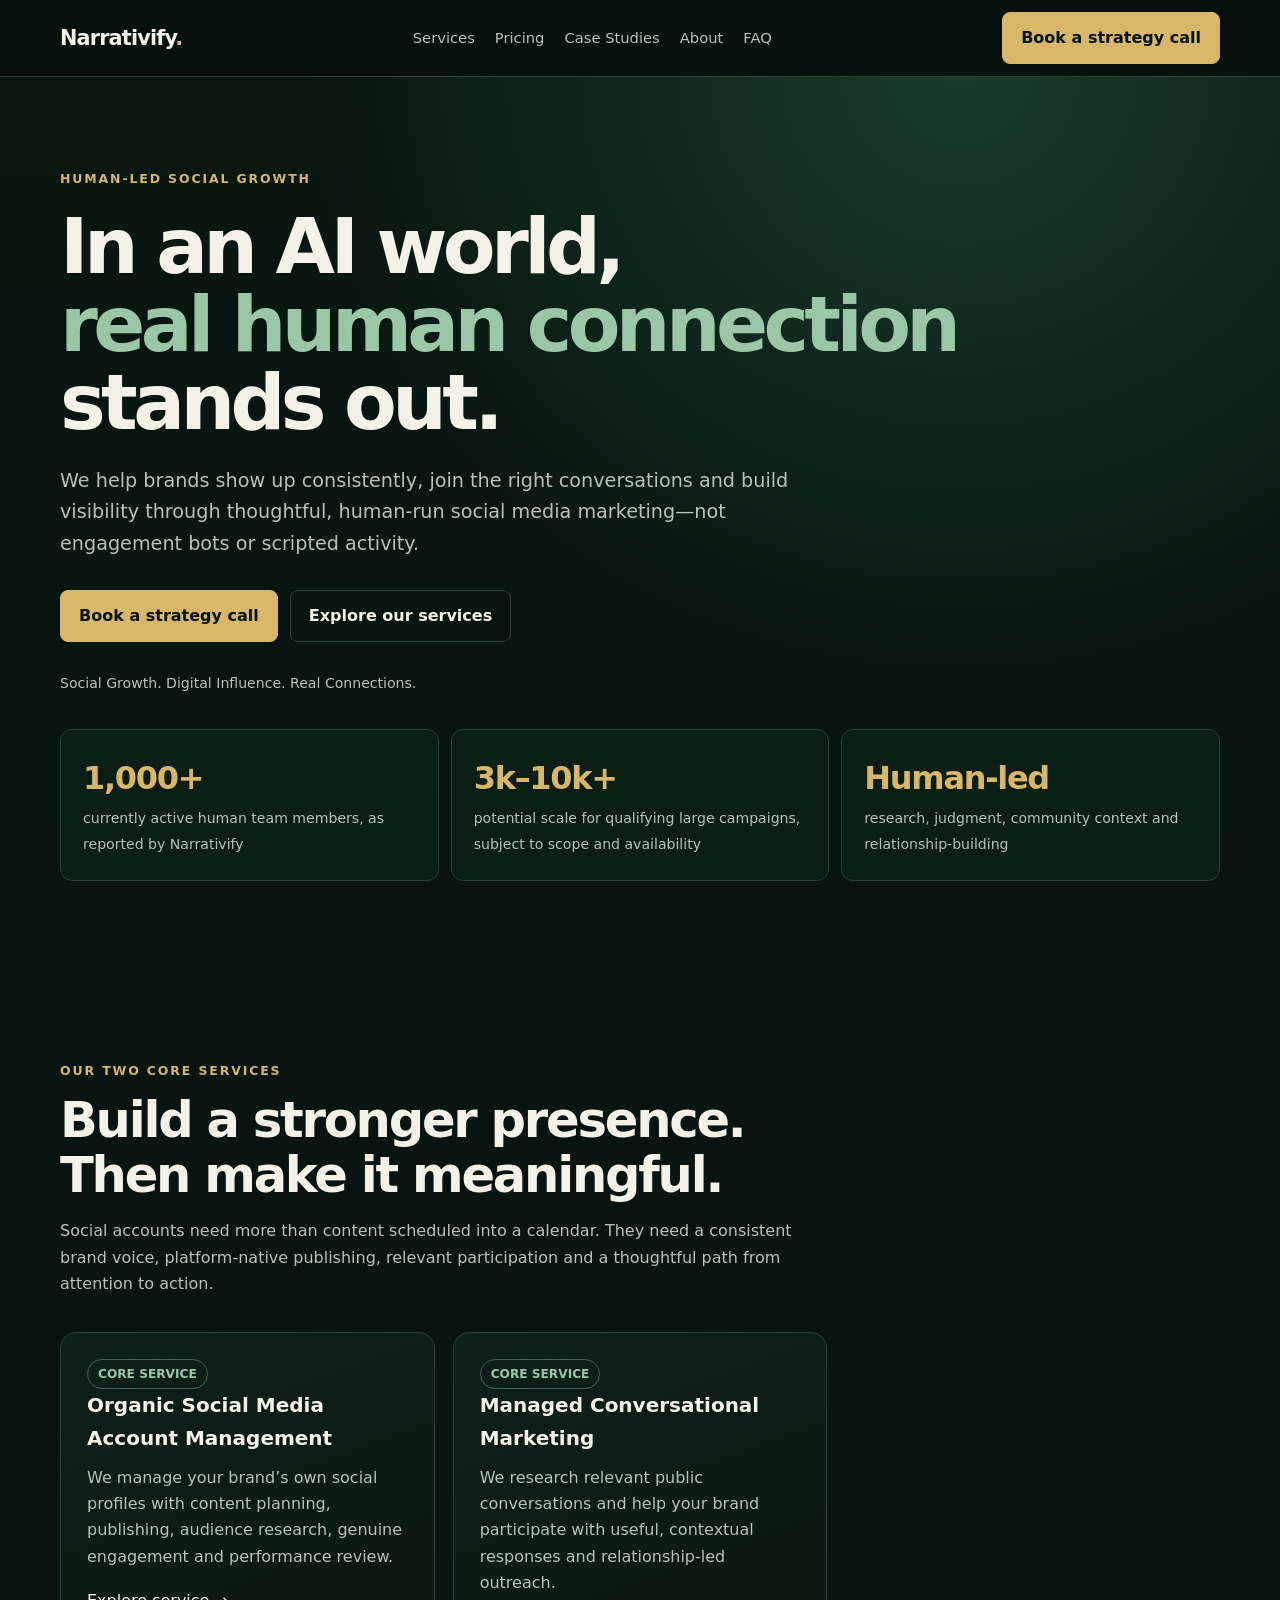
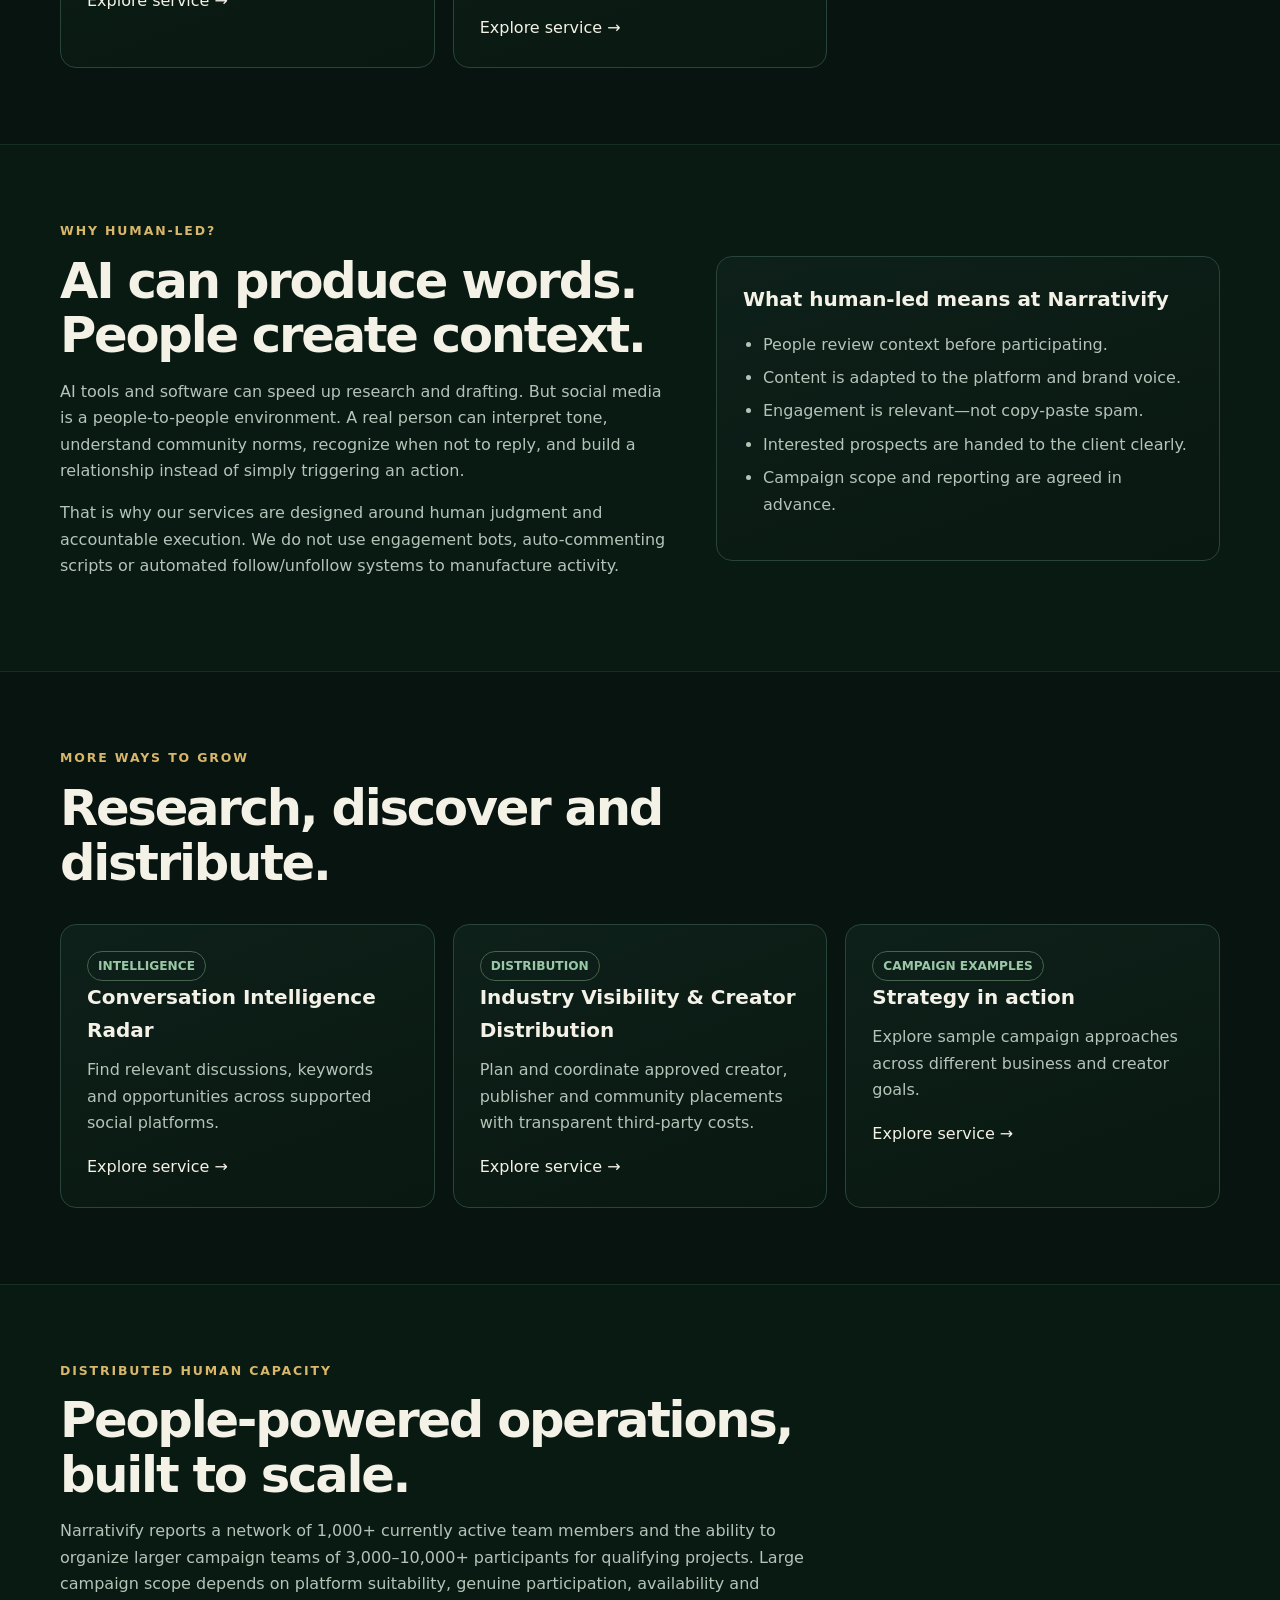
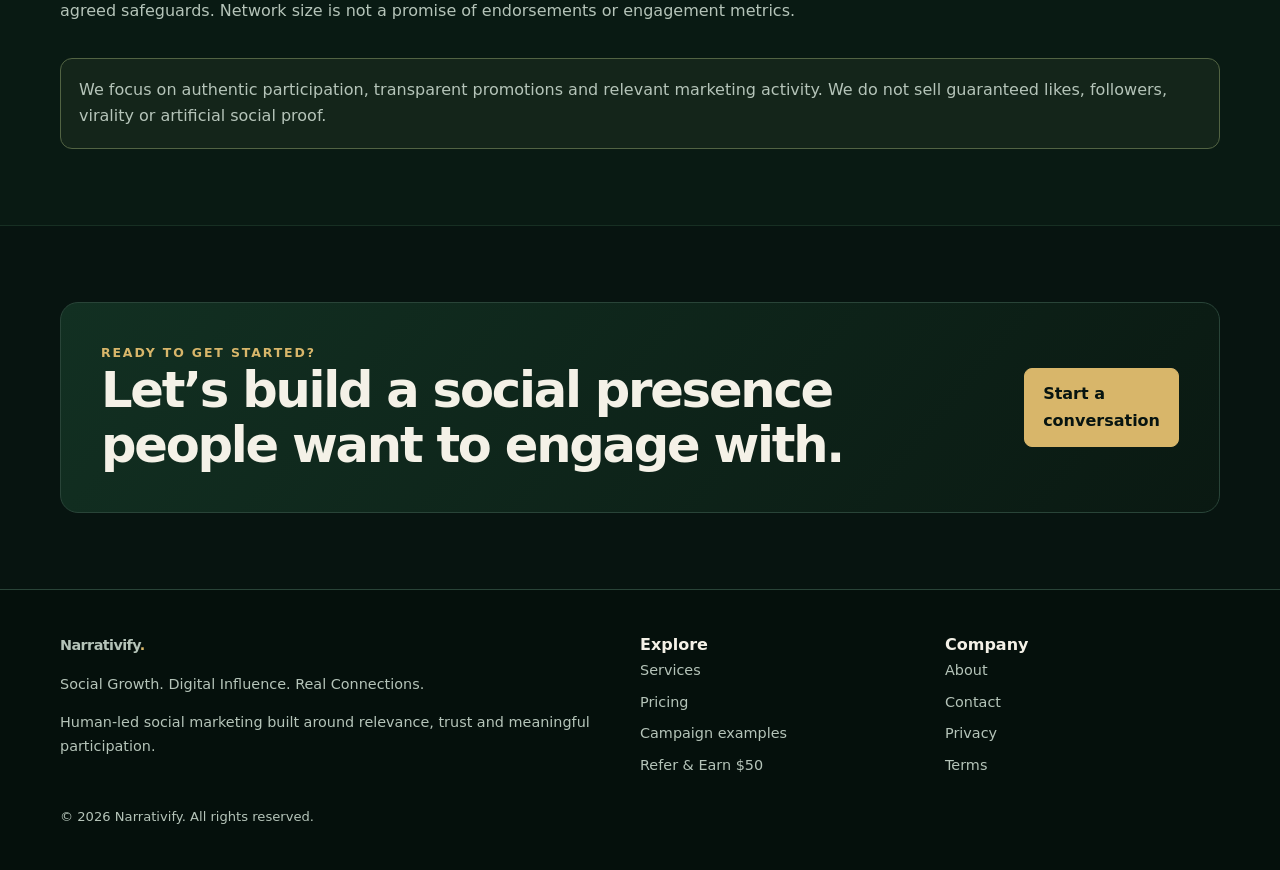
<file: index.html>
<!doctype html><html lang="en"><head><meta charset="utf-8"><meta name="viewport" content="width=device-width,initial-scale=1"><title>Human-Led Social Media Growth | Narrativify</title><meta name="description" content="Narrativify delivers human-led social media management, conversational marketing, social listening and creator distribution."><meta property="og:title" content="Human-Led Social Media Growth | Narrativify"><meta property="og:description" content="Narrativify delivers human-led social media management, conversational marketing, social listening and creator distribution."><meta property="og:type" content="website"><link rel="canonical" href="https://narrativify.com/index.html"><link rel="stylesheet" href="assets/style.css"></head><body><header class="topbar"><div class="wrap nav"><a class="brand" href="index.html">Narrativify<span>.</span></a><nav class="navlinks"><a class="" href="services.html">Services</a><a class="" href="pricing.html">Pricing</a><a class="" href="case-studies.html">Case Studies</a><a class="" href="about.html">About</a><a class="" href="faq.html">FAQ</a></nav><a class="btn" href="contact.html">Book a strategy call</a><button class="menu" data-menu aria-label="Open menu">Menu</button></div></header><section class="hero"><div class="wrap"><div class="eyebrow">Human-led social growth</div><h1>In an AI world,<br><em>real human connection</em> stands out.</h1><p class="lead">We help brands show up consistently, join the right conversations and build visibility through thoughtful, human-run social media marketing—not engagement bots or scripted activity.</p><div class="actions"><a class="btn" href="contact.html">Book a strategy call</a><a class="btn secondary" href="services.html">Explore our services</a></div><div class="trustline">Social Growth. Digital Influence. Real Connections.</div><div class="stats"><div class="stat"><strong>1,000+</strong><span>currently active human team members, as reported by Narrativify</span></div><div class="stat"><strong>3k–10k+</strong><span>potential scale for qualifying large campaigns, subject to scope and availability</span></div><div class="stat"><strong>Human-led</strong><span>research, judgment, community context and relationship-building</span></div></div></div></section>
<section class="section"><div class="wrap"><div class="sectionhead"><div class="eyebrow">Our two core services</div><h2>Build a stronger presence. Then make it meaningful.</h2><p>Social accounts need more than content scheduled into a calendar. They need a consistent brand voice, platform-native publishing, relevant participation and a thoughtful path from attention to action.</p></div><div class="grid"><article class="card"><span class="tag">CORE SERVICE</span><h3>Organic Social Media Account Management</h3><p>We manage your brand’s own social profiles with content planning, publishing, audience research, genuine engagement and performance review.</p><a href="social-media-management.html">Explore service →</a></article><article class="card"><span class="tag">CORE SERVICE</span><h3>Managed Conversational Marketing</h3><p>We research relevant public conversations and help your brand participate with useful, contextual responses and relationship-led outreach.</p><a href="managed-conversation-marketing.html">Explore service →</a></article></div></div></section>
<section class="section alt"><div class="wrap split"><div><div class="eyebrow">Why human-led?</div><h2>AI can produce words. People create context.</h2><p>AI tools and software can speed up research and drafting. But social media is a people-to-people environment. A real person can interpret tone, understand community norms, recognize when not to reply, and build a relationship instead of simply triggering an action.</p><p>That is why our services are designed around human judgment and accountable execution. We do not use engagement bots, auto-commenting scripts or automated follow/unfollow systems to manufacture activity.</p></div><div class="card"><h3>What human-led means at Narrativify</h3><ul class="list"><li>People review context before participating.</li><li>Content is adapted to the platform and brand voice.</li><li>Engagement is relevant—not copy-paste spam.</li><li>Interested prospects are handed to the client clearly.</li><li>Campaign scope and reporting are agreed in advance.</li></ul></div></div></section>
<section class="section"><div class="wrap"><div class="sectionhead"><div class="eyebrow">More ways to grow</div><h2>Research, discover and distribute.</h2></div><div class="grid"><article class="card"><span class="tag">INTELLIGENCE</span><h3>Conversation Intelligence Radar</h3><p>Find relevant discussions, keywords and opportunities across supported social platforms.</p><a href="conversation-intelligence-radar.html">Explore service →</a></article><article class="card"><span class="tag">DISTRIBUTION</span><h3>Industry Visibility & Creator Distribution</h3><p>Plan and coordinate approved creator, publisher and community placements with transparent third-party costs.</p><a href="industry-visibility.html">Explore service →</a></article><article class="card"><span class="tag">CAMPAIGN EXAMPLES</span><h3>Strategy in action</h3><p>Explore sample campaign approaches across different business and creator goals.</p><a href="case-studies.html">Explore service →</a></article></div></div></section>
<section class="section alt"><div class="wrap"><div class="sectionhead"><div class="eyebrow">Distributed human capacity</div><h2>People-powered operations, built to scale.</h2><p>Narrativify reports a network of 1,000+ currently active team members and the ability to organize larger campaign teams of 3,000–10,000+ participants for qualifying projects. Large campaign scope depends on platform suitability, genuine participation, availability and agreed safeguards. Network size is not a promise of endorsements or engagement metrics.</p></div><div class="notice">We focus on authentic participation, transparent promotions and relevant marketing activity. We do not sell guaranteed likes, followers, virality or artificial social proof.</div></div></section>
<section class="section"><div class="wrap"><div class="cta"><div><div class="eyebrow">Ready to get started?</div><h2>Let’s build a social presence people want to engage with.</h2></div><a class="btn" href="contact.html">Start a conversation</a></div></div></section><footer class="footer"><div class="wrap footergrid"><div><a class="brand" href="index.html">Narrativify<span>.</span></a><p>Social Growth. Digital Influence. Real Connections.</p><p>Human-led social marketing built around relevance, trust and meaningful participation.</p></div><div><strong>Explore</strong><div class="footlinks"><a href="services.html">Services</a><a href="pricing.html">Pricing</a><a href="case-studies.html">Campaign examples</a><a href="refer.html">Refer & Earn $50</a></div></div><div><strong>Company</strong><div class="footlinks"><a href="about.html">About</a><a href="contact.html">Contact</a><a href="privacy.html">Privacy</a><a href="terms.html">Terms</a></div></div></div><div class="wrap small" style="margin-top:28px">© 2026 Narrativify. All rights reserved.</div></footer><script src="assets/site.js"></script></body></html>
</file>
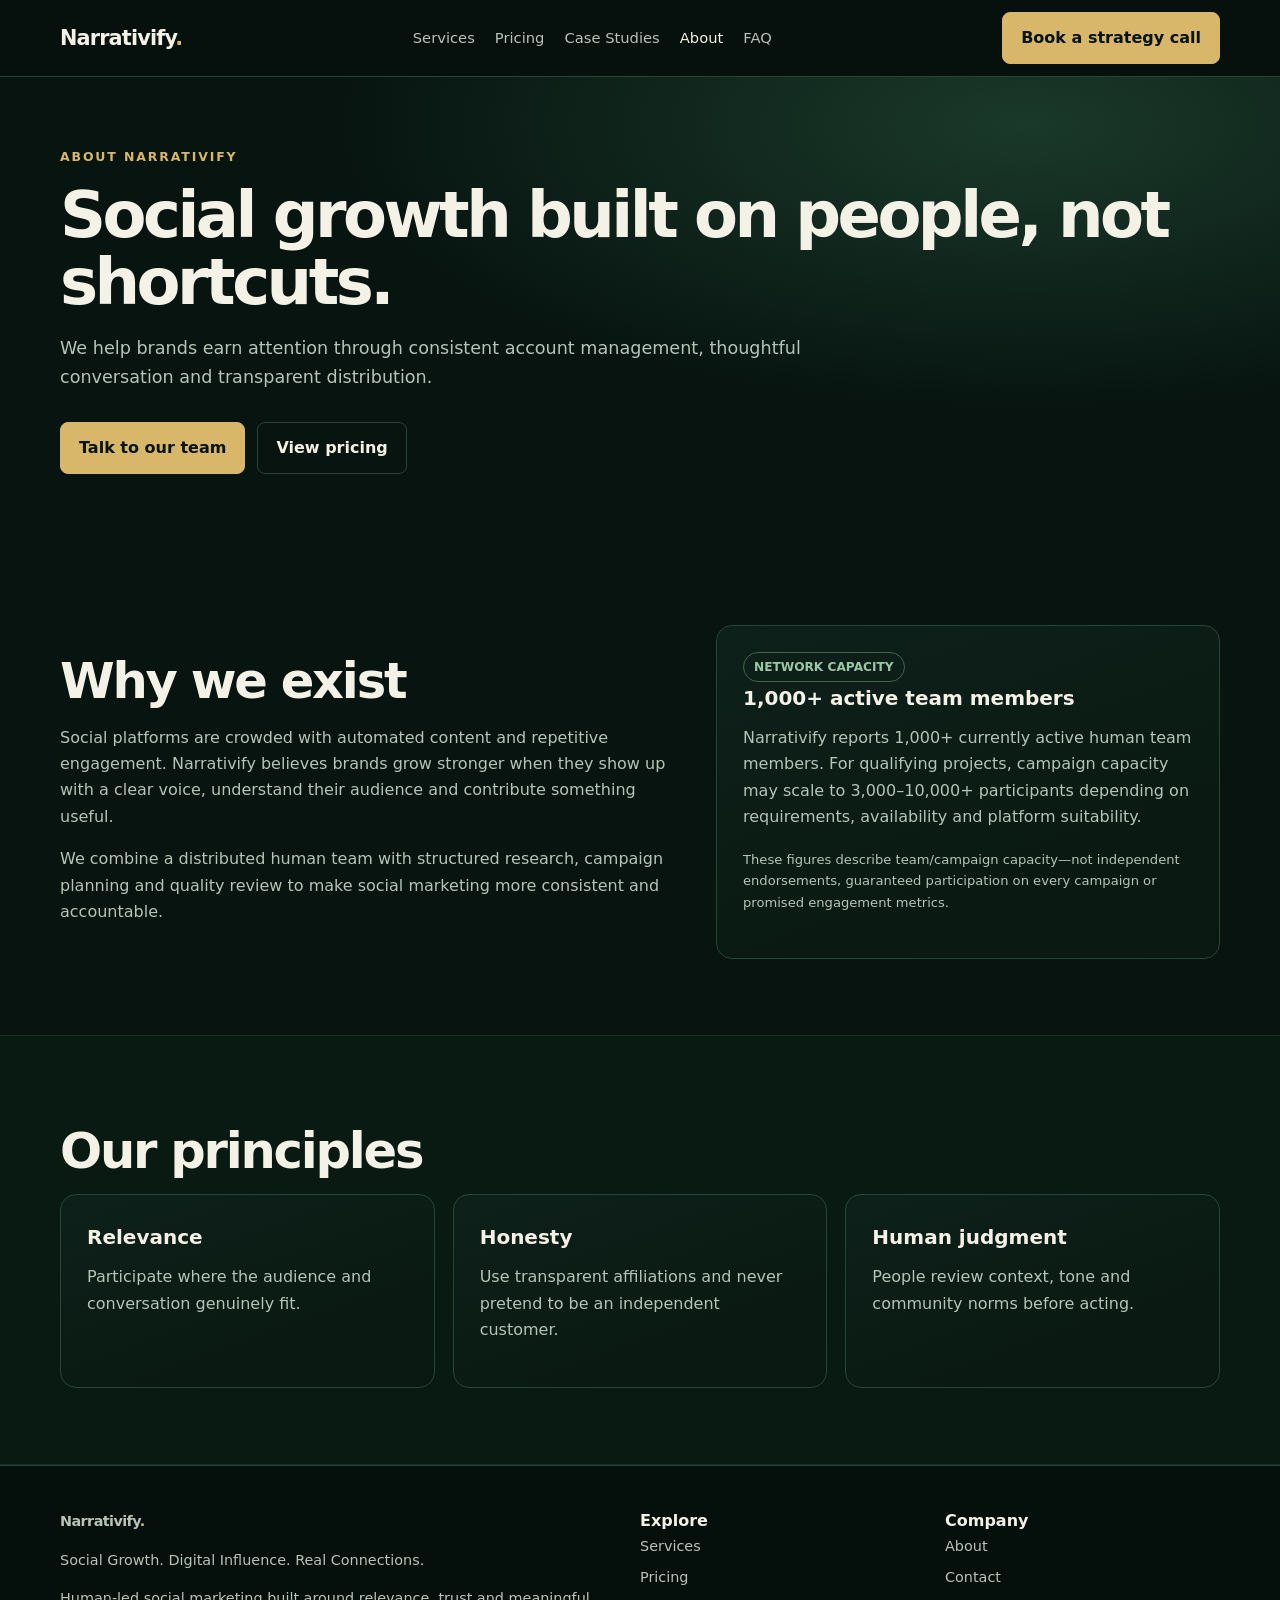
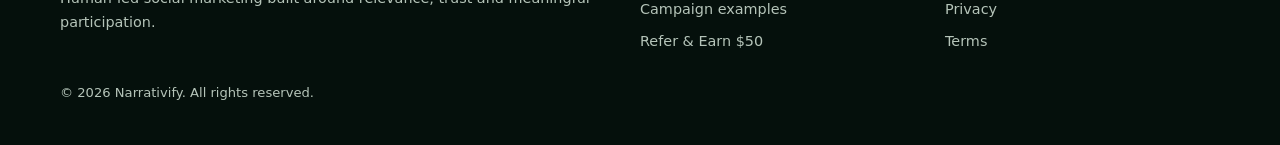
<file: about.html>
<!doctype html><html lang="en"><head><meta charset="utf-8"><meta name="viewport" content="width=device-width,initial-scale=1"><title>About Narrativify | Narrativify</title><meta name="description" content="Learn about Narrativify's human-led approach to social growth and digital influence."><meta property="og:title" content="About Narrativify | Narrativify"><meta property="og:description" content="Learn about Narrativify's human-led approach to social growth and digital influence."><meta property="og:type" content="website"><link rel="canonical" href="https://narrativify.com/about.html"><link rel="stylesheet" href="assets/style.css"></head><body><header class="topbar"><div class="wrap nav"><a class="brand" href="index.html">Narrativify<span>.</span></a><nav class="navlinks"><a class="" href="services.html">Services</a><a class="" href="pricing.html">Pricing</a><a class="" href="case-studies.html">Case Studies</a><a class="active" href="about.html">About</a><a class="" href="faq.html">FAQ</a></nav><a class="btn" href="contact.html">Book a strategy call</a><button class="menu" data-menu aria-label="Open menu">Menu</button></div></header><section class="pagehero"><div class="wrap"><div class="eyebrow">About Narrativify</div><h1>Social growth built on people, not shortcuts.</h1><p class="lead">We help brands earn attention through consistent account management, thoughtful conversation and transparent distribution.</p><div class="actions"><a class="btn" href="contact.html">Talk to our team</a><a class="btn secondary" href="pricing.html">View pricing</a></div></div></section><section class="section"><div class="wrap split"><div><h2>Why we exist</h2><p>Social platforms are crowded with automated content and repetitive engagement. Narrativify believes brands grow stronger when they show up with a clear voice, understand their audience and contribute something useful.</p><p>We combine a distributed human team with structured research, campaign planning and quality review to make social marketing more consistent and accountable.</p></div><div class="card"><span class="tag">NETWORK CAPACITY</span><h3>1,000+ active team members</h3><p>Narrativify reports 1,000+ currently active human team members. For qualifying projects, campaign capacity may scale to 3,000–10,000+ participants depending on requirements, availability and platform suitability.</p><p class="small">These figures describe team/campaign capacity—not independent endorsements, guaranteed participation on every campaign or promised engagement metrics.</p></div></div></section>
<section class="section alt"><div class="wrap"><h2>Our principles</h2><div class="grid"><div class="card"><h3>Relevance</h3><p>Participate where the audience and conversation genuinely fit.</p></div><div class="card"><h3>Honesty</h3><p>Use transparent affiliations and never pretend to be an independent customer.</p></div><div class="card"><h3>Human judgment</h3><p>People review context, tone and community norms before acting.</p></div></div></div></section><footer class="footer"><div class="wrap footergrid"><div><a class="brand" href="index.html">Narrativify<span>.</span></a><p>Social Growth. Digital Influence. Real Connections.</p><p>Human-led social marketing built around relevance, trust and meaningful participation.</p></div><div><strong>Explore</strong><div class="footlinks"><a href="services.html">Services</a><a href="pricing.html">Pricing</a><a href="case-studies.html">Campaign examples</a><a href="refer.html">Refer & Earn $50</a></div></div><div><strong>Company</strong><div class="footlinks"><a href="about.html">About</a><a href="contact.html">Contact</a><a href="privacy.html">Privacy</a><a href="terms.html">Terms</a></div></div></div><div class="wrap small" style="margin-top:28px">© 2026 Narrativify. All rights reserved.</div></footer><script src="assets/site.js"></script></body></html>
</file>
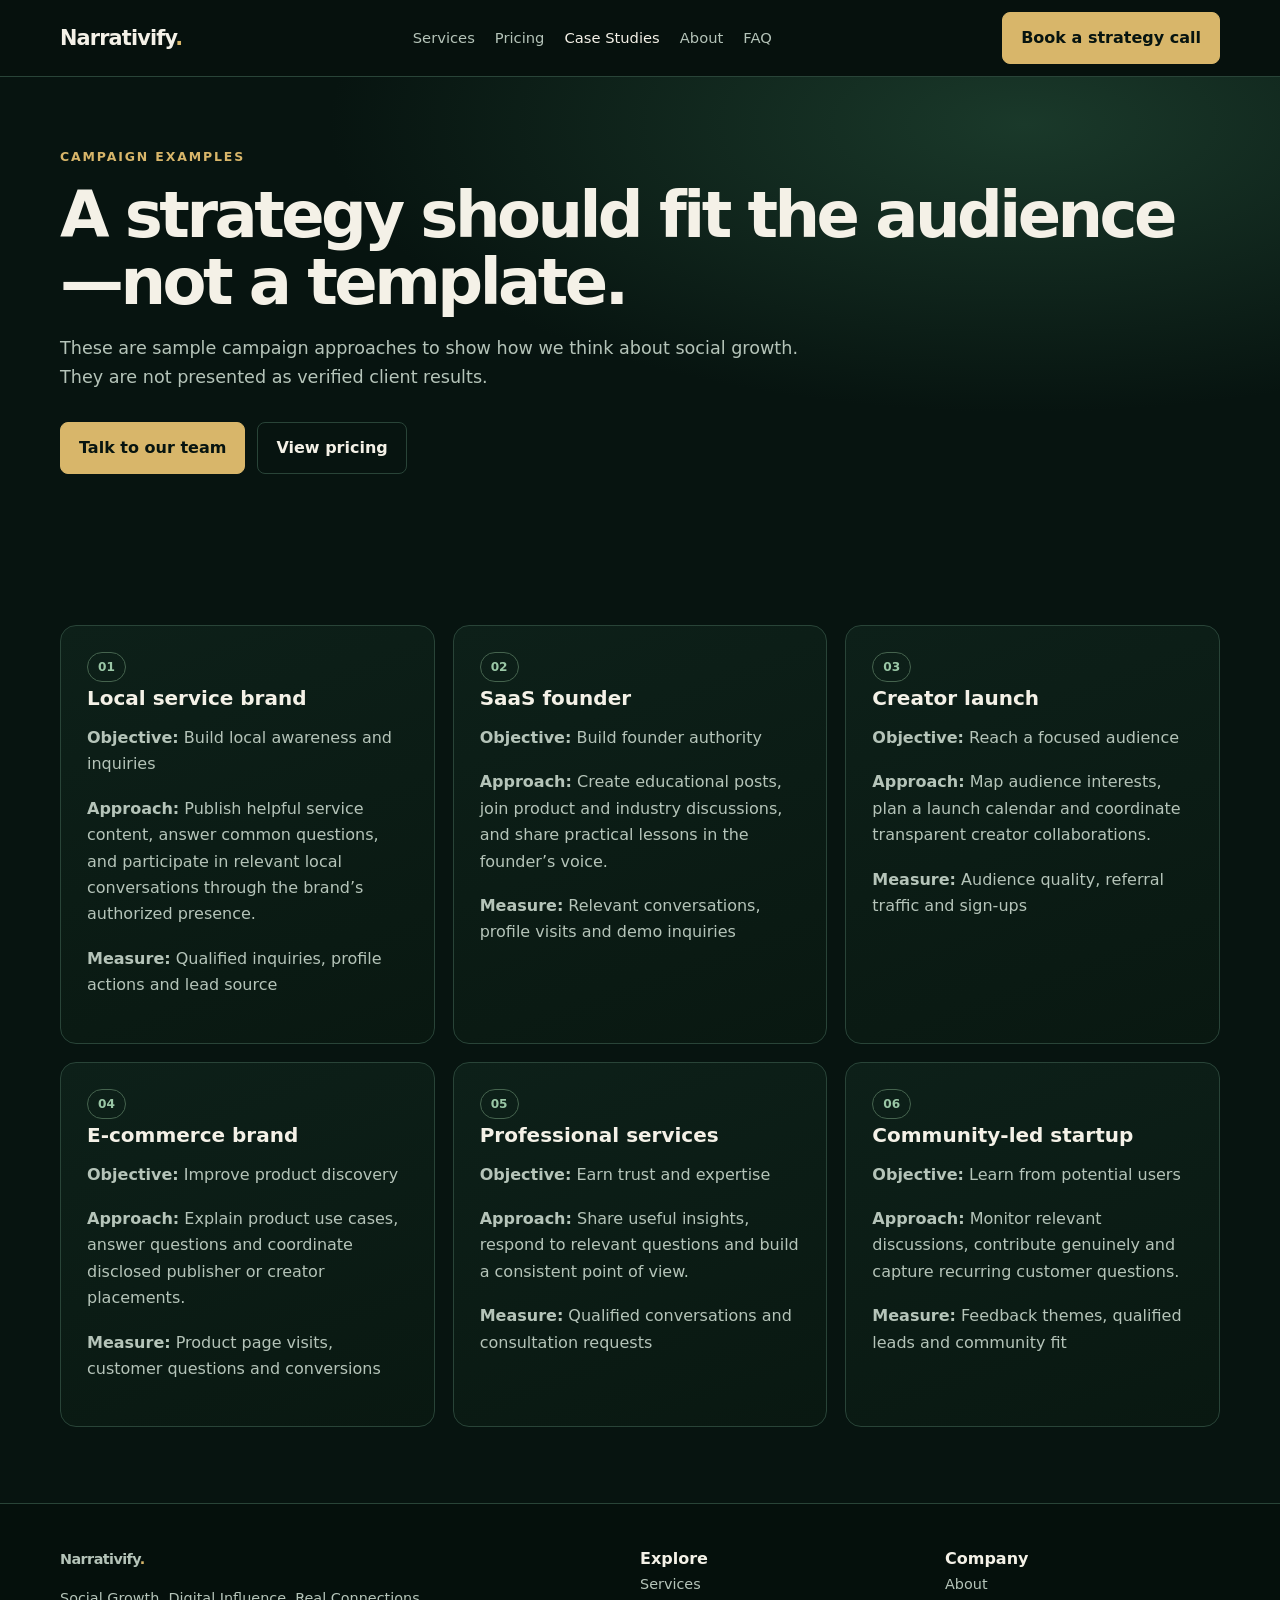
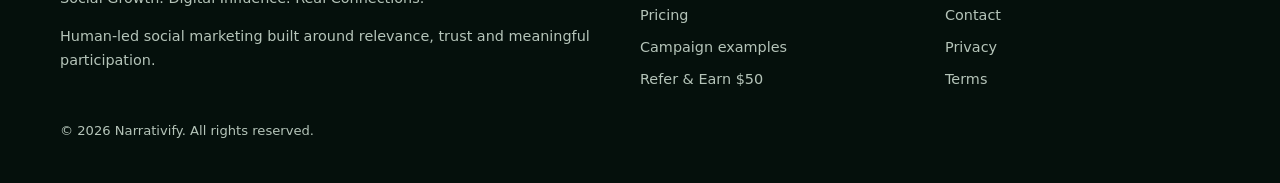
<file: case-studies.html>
<!doctype html><html lang="en"><head><meta charset="utf-8"><meta name="viewport" content="width=device-width,initial-scale=1"><title>Campaign Examples | Narrativify</title><meta name="description" content="Sample campaign strategies for local brands, SaaS, creators and service businesses."><meta property="og:title" content="Campaign Examples | Narrativify"><meta property="og:description" content="Sample campaign strategies for local brands, SaaS, creators and service businesses."><meta property="og:type" content="website"><link rel="canonical" href="https://narrativify.com/case-studies.html"><link rel="stylesheet" href="assets/style.css"></head><body><header class="topbar"><div class="wrap nav"><a class="brand" href="index.html">Narrativify<span>.</span></a><nav class="navlinks"><a class="" href="services.html">Services</a><a class="" href="pricing.html">Pricing</a><a class="active" href="case-studies.html">Case Studies</a><a class="" href="about.html">About</a><a class="" href="faq.html">FAQ</a></nav><a class="btn" href="contact.html">Book a strategy call</a><button class="menu" data-menu aria-label="Open menu">Menu</button></div></header><section class="pagehero"><div class="wrap"><div class="eyebrow">Campaign examples</div><h1>A strategy should fit the audience—not a template.</h1><p class="lead">These are sample campaign approaches to show how we think about social growth. They are not presented as verified client results.</p><div class="actions"><a class="btn" href="contact.html">Talk to our team</a><a class="btn secondary" href="pricing.html">View pricing</a></div></div></section><section class="section"><div class="wrap"><div class="grid"><article class="card"><span class="tag">01</span><h3>Local service brand</h3><p><strong>Objective:</strong> Build local awareness and inquiries</p><p><strong>Approach:</strong> Publish helpful service content, answer common questions, and participate in relevant local conversations through the brand’s authorized presence.</p><p><strong>Measure:</strong> Qualified inquiries, profile actions and lead source</p></article><article class="card"><span class="tag">02</span><h3>SaaS founder</h3><p><strong>Objective:</strong> Build founder authority</p><p><strong>Approach:</strong> Create educational posts, join product and industry discussions, and share practical lessons in the founder’s voice.</p><p><strong>Measure:</strong> Relevant conversations, profile visits and demo inquiries</p></article><article class="card"><span class="tag">03</span><h3>Creator launch</h3><p><strong>Objective:</strong> Reach a focused audience</p><p><strong>Approach:</strong> Map audience interests, plan a launch calendar and coordinate transparent creator collaborations.</p><p><strong>Measure:</strong> Audience quality, referral traffic and sign-ups</p></article><article class="card"><span class="tag">04</span><h3>E-commerce brand</h3><p><strong>Objective:</strong> Improve product discovery</p><p><strong>Approach:</strong> Explain product use cases, answer questions and coordinate disclosed publisher or creator placements.</p><p><strong>Measure:</strong> Product page visits, customer questions and conversions</p></article><article class="card"><span class="tag">05</span><h3>Professional services</h3><p><strong>Objective:</strong> Earn trust and expertise</p><p><strong>Approach:</strong> Share useful insights, respond to relevant questions and build a consistent point of view.</p><p><strong>Measure:</strong> Qualified conversations and consultation requests</p></article><article class="card"><span class="tag">06</span><h3>Community-led startup</h3><p><strong>Objective:</strong> Learn from potential users</p><p><strong>Approach:</strong> Monitor relevant discussions, contribute genuinely and capture recurring customer questions.</p><p><strong>Measure:</strong> Feedback themes, qualified leads and community fit</p></article></div></div></section><footer class="footer"><div class="wrap footergrid"><div><a class="brand" href="index.html">Narrativify<span>.</span></a><p>Social Growth. Digital Influence. Real Connections.</p><p>Human-led social marketing built around relevance, trust and meaningful participation.</p></div><div><strong>Explore</strong><div class="footlinks"><a href="services.html">Services</a><a href="pricing.html">Pricing</a><a href="case-studies.html">Campaign examples</a><a href="refer.html">Refer & Earn $50</a></div></div><div><strong>Company</strong><div class="footlinks"><a href="about.html">About</a><a href="contact.html">Contact</a><a href="privacy.html">Privacy</a><a href="terms.html">Terms</a></div></div></div><div class="wrap small" style="margin-top:28px">© 2026 Narrativify. All rights reserved.</div></footer><script src="assets/site.js"></script></body></html>
</file>
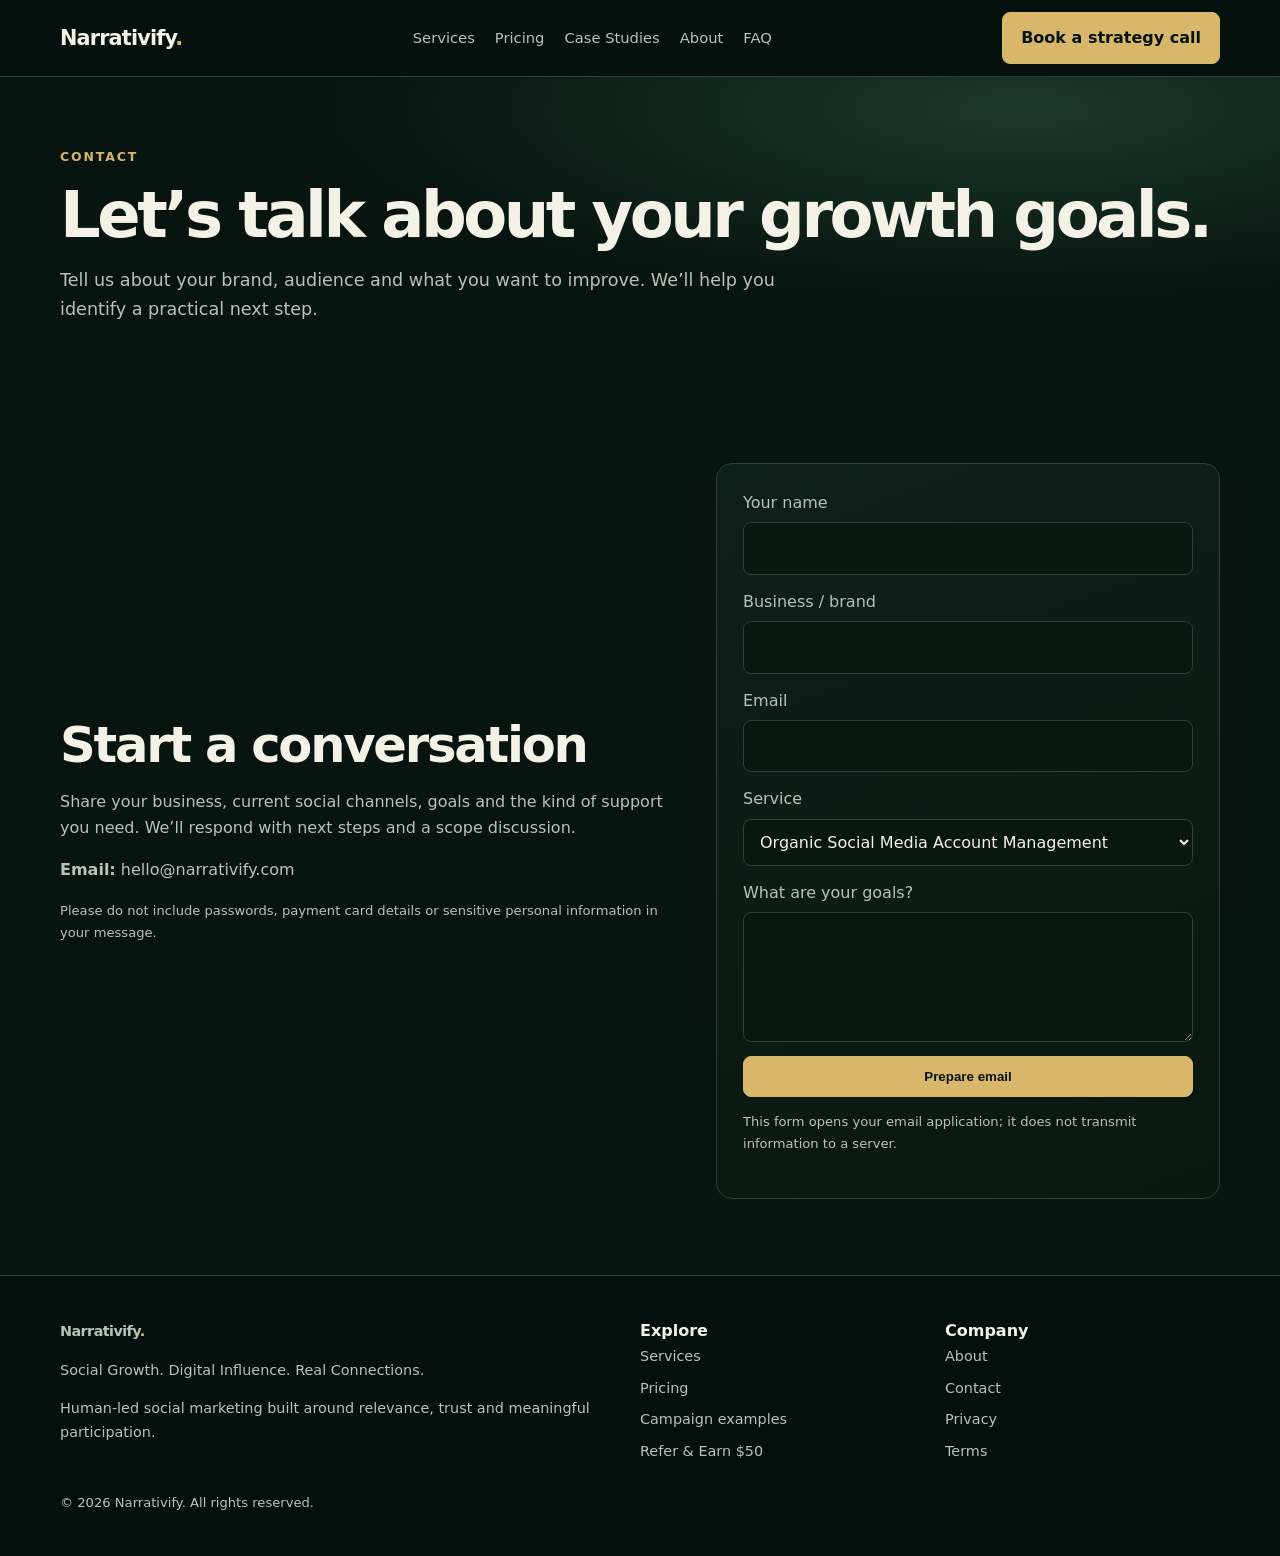
<file: contact.html>
<!doctype html><html lang="en"><head><meta charset="utf-8"><meta name="viewport" content="width=device-width,initial-scale=1"><title>Contact | Narrativify</title><meta name="description" content="Contact Narrativify to discuss social media management and human-led marketing."><meta property="og:title" content="Contact | Narrativify"><meta property="og:description" content="Contact Narrativify to discuss social media management and human-led marketing."><meta property="og:type" content="website"><link rel="canonical" href="https://narrativify.com/contact.html"><link rel="stylesheet" href="assets/style.css"></head><body><header class="topbar"><div class="wrap nav"><a class="brand" href="index.html">Narrativify<span>.</span></a><nav class="navlinks"><a class="" href="services.html">Services</a><a class="" href="pricing.html">Pricing</a><a class="" href="case-studies.html">Case Studies</a><a class="" href="about.html">About</a><a class="" href="faq.html">FAQ</a></nav><a class="btn" href="contact.html">Book a strategy call</a><button class="menu" data-menu aria-label="Open menu">Menu</button></div></header><section class="pagehero"><div class="wrap"><div class="eyebrow">Contact</div><h1>Let’s talk about your growth goals.</h1><p class="lead">Tell us about your brand, audience and what you want to improve. We’ll help you identify a practical next step.</p></div></section><section class="section"><div class="wrap split"><div><h2>Start a conversation</h2><p>Share your business, current social channels, goals and the kind of support you need. We’ll respond with next steps and a scope discussion.</p><p><strong>Email:</strong> <a href="mailto:hello@narrativify.com">hello@narrativify.com</a></p><p class="small">Please do not include passwords, payment card details or sensitive personal information in your message.</p></div><div class="card"><form class="form" action="mailto:hello@narrativify.com" method="post" enctype="text/plain"><label>Your name<input name="name" required></label><label>Business / brand<input name="brand"></label><label>Email<input type="email" name="email" required></label><label>Service<select name="service"><option>Organic Social Media Account Management</option><option>Managed Conversational Marketing</option><option>Conversation Intelligence Radar</option><option>Industry Visibility & Creator Distribution</option><option>Not sure yet</option></select></label><label>What are your goals?<textarea name="goals" required></textarea></label><button class="btn" type="submit">Prepare email</button><p class="small">This form opens your email application; it does not transmit information to a server.</p></form></div></div></section><footer class="footer"><div class="wrap footergrid"><div><a class="brand" href="index.html">Narrativify<span>.</span></a><p>Social Growth. Digital Influence. Real Connections.</p><p>Human-led social marketing built around relevance, trust and meaningful participation.</p></div><div><strong>Explore</strong><div class="footlinks"><a href="services.html">Services</a><a href="pricing.html">Pricing</a><a href="case-studies.html">Campaign examples</a><a href="refer.html">Refer & Earn $50</a></div></div><div><strong>Company</strong><div class="footlinks"><a href="about.html">About</a><a href="contact.html">Contact</a><a href="privacy.html">Privacy</a><a href="terms.html">Terms</a></div></div></div><div class="wrap small" style="margin-top:28px">© 2026 Narrativify. All rights reserved.</div></footer><script src="assets/site.js"></script></body></html>
</file>
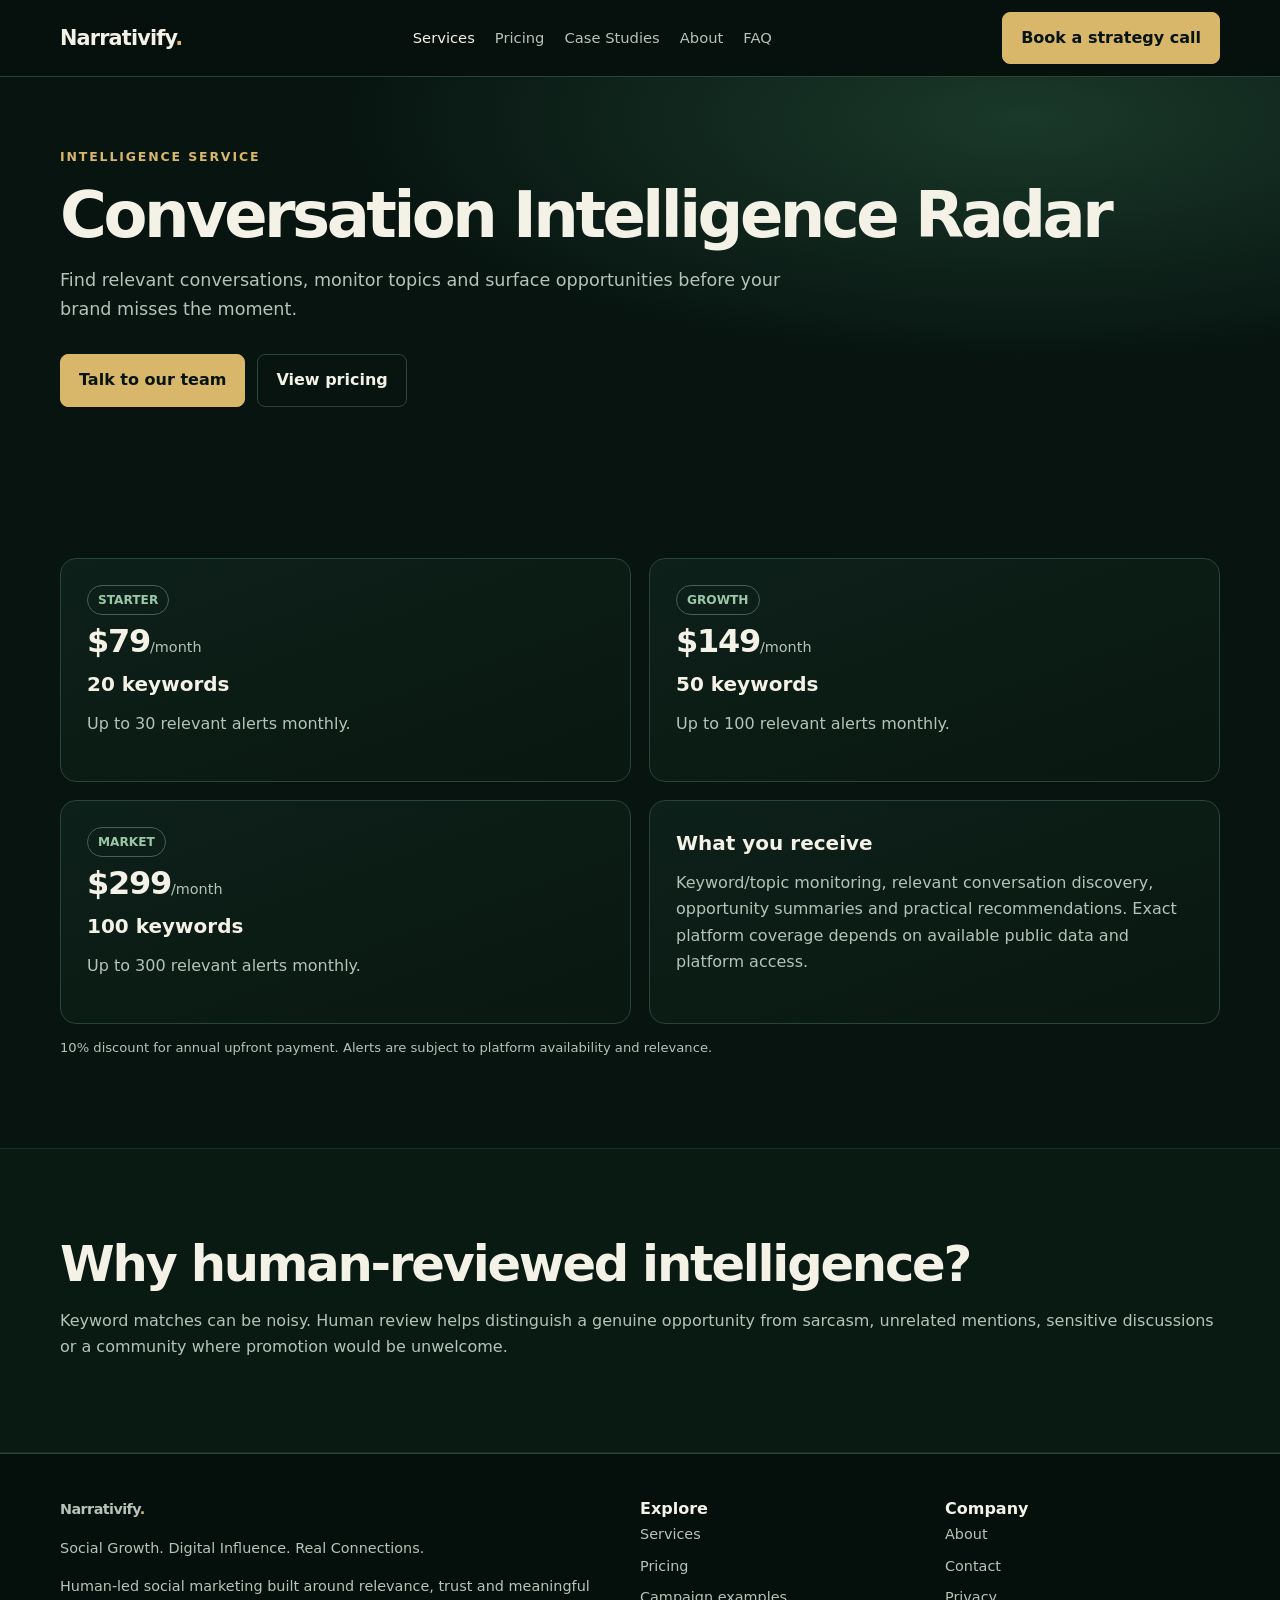
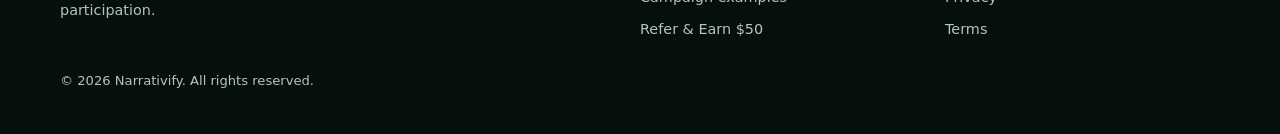
<file: conversation-intelligence-radar.html>
<!doctype html><html lang="en"><head><meta charset="utf-8"><meta name="viewport" content="width=device-width,initial-scale=1"><title>Conversation Intelligence Radar | Narrativify</title><meta name="description" content="Social listening and conversation opportunity monitoring with human-reviewed recommendations."><meta property="og:title" content="Conversation Intelligence Radar | Narrativify"><meta property="og:description" content="Social listening and conversation opportunity monitoring with human-reviewed recommendations."><meta property="og:type" content="website"><link rel="canonical" href="https://narrativify.com/conversation-intelligence-radar.html"><link rel="stylesheet" href="assets/style.css"></head><body><header class="topbar"><div class="wrap nav"><a class="brand" href="index.html">Narrativify<span>.</span></a><nav class="navlinks"><a class="active" href="services.html">Services</a><a class="" href="pricing.html">Pricing</a><a class="" href="case-studies.html">Case Studies</a><a class="" href="about.html">About</a><a class="" href="faq.html">FAQ</a></nav><a class="btn" href="contact.html">Book a strategy call</a><button class="menu" data-menu aria-label="Open menu">Menu</button></div></header><section class="pagehero"><div class="wrap"><div class="eyebrow">Intelligence service</div><h1>Conversation Intelligence Radar</h1><p class="lead">Find relevant conversations, monitor topics and surface opportunities before your brand misses the moment.</p><div class="actions"><a class="btn" href="contact.html">Talk to our team</a><a class="btn secondary" href="pricing.html">View pricing</a></div></div></section><section class="section"><div class="wrap"><div class="grid two"><div class="card"><span class="tag">STARTER</span><div class="price">$79<small>/month</small></div><h3>20 keywords</h3><p>Up to 30 relevant alerts monthly.</p></div><div class="card"><span class="tag">GROWTH</span><div class="price">$149<small>/month</small></div><h3>50 keywords</h3><p>Up to 100 relevant alerts monthly.</p></div><div class="card"><span class="tag">MARKET</span><div class="price">$299<small>/month</small></div><h3>100 keywords</h3><p>Up to 300 relevant alerts monthly.</p></div><div class="card"><h3>What you receive</h3><p>Keyword/topic monitoring, relevant conversation discovery, opportunity summaries and practical recommendations. Exact platform coverage depends on available public data and platform access.</p></div></div><p class="small">10% discount for annual upfront payment. Alerts are subject to platform availability and relevance.</p></div></section>
<section class="section alt"><div class="wrap"><h2>Why human-reviewed intelligence?</h2><p>Keyword matches can be noisy. Human review helps distinguish a genuine opportunity from sarcasm, unrelated mentions, sensitive discussions or a community where promotion would be unwelcome.</p></div></section><footer class="footer"><div class="wrap footergrid"><div><a class="brand" href="index.html">Narrativify<span>.</span></a><p>Social Growth. Digital Influence. Real Connections.</p><p>Human-led social marketing built around relevance, trust and meaningful participation.</p></div><div><strong>Explore</strong><div class="footlinks"><a href="services.html">Services</a><a href="pricing.html">Pricing</a><a href="case-studies.html">Campaign examples</a><a href="refer.html">Refer & Earn $50</a></div></div><div><strong>Company</strong><div class="footlinks"><a href="about.html">About</a><a href="contact.html">Contact</a><a href="privacy.html">Privacy</a><a href="terms.html">Terms</a></div></div></div><div class="wrap small" style="margin-top:28px">© 2026 Narrativify. All rights reserved.</div></footer><script src="assets/site.js"></script></body></html>
</file>
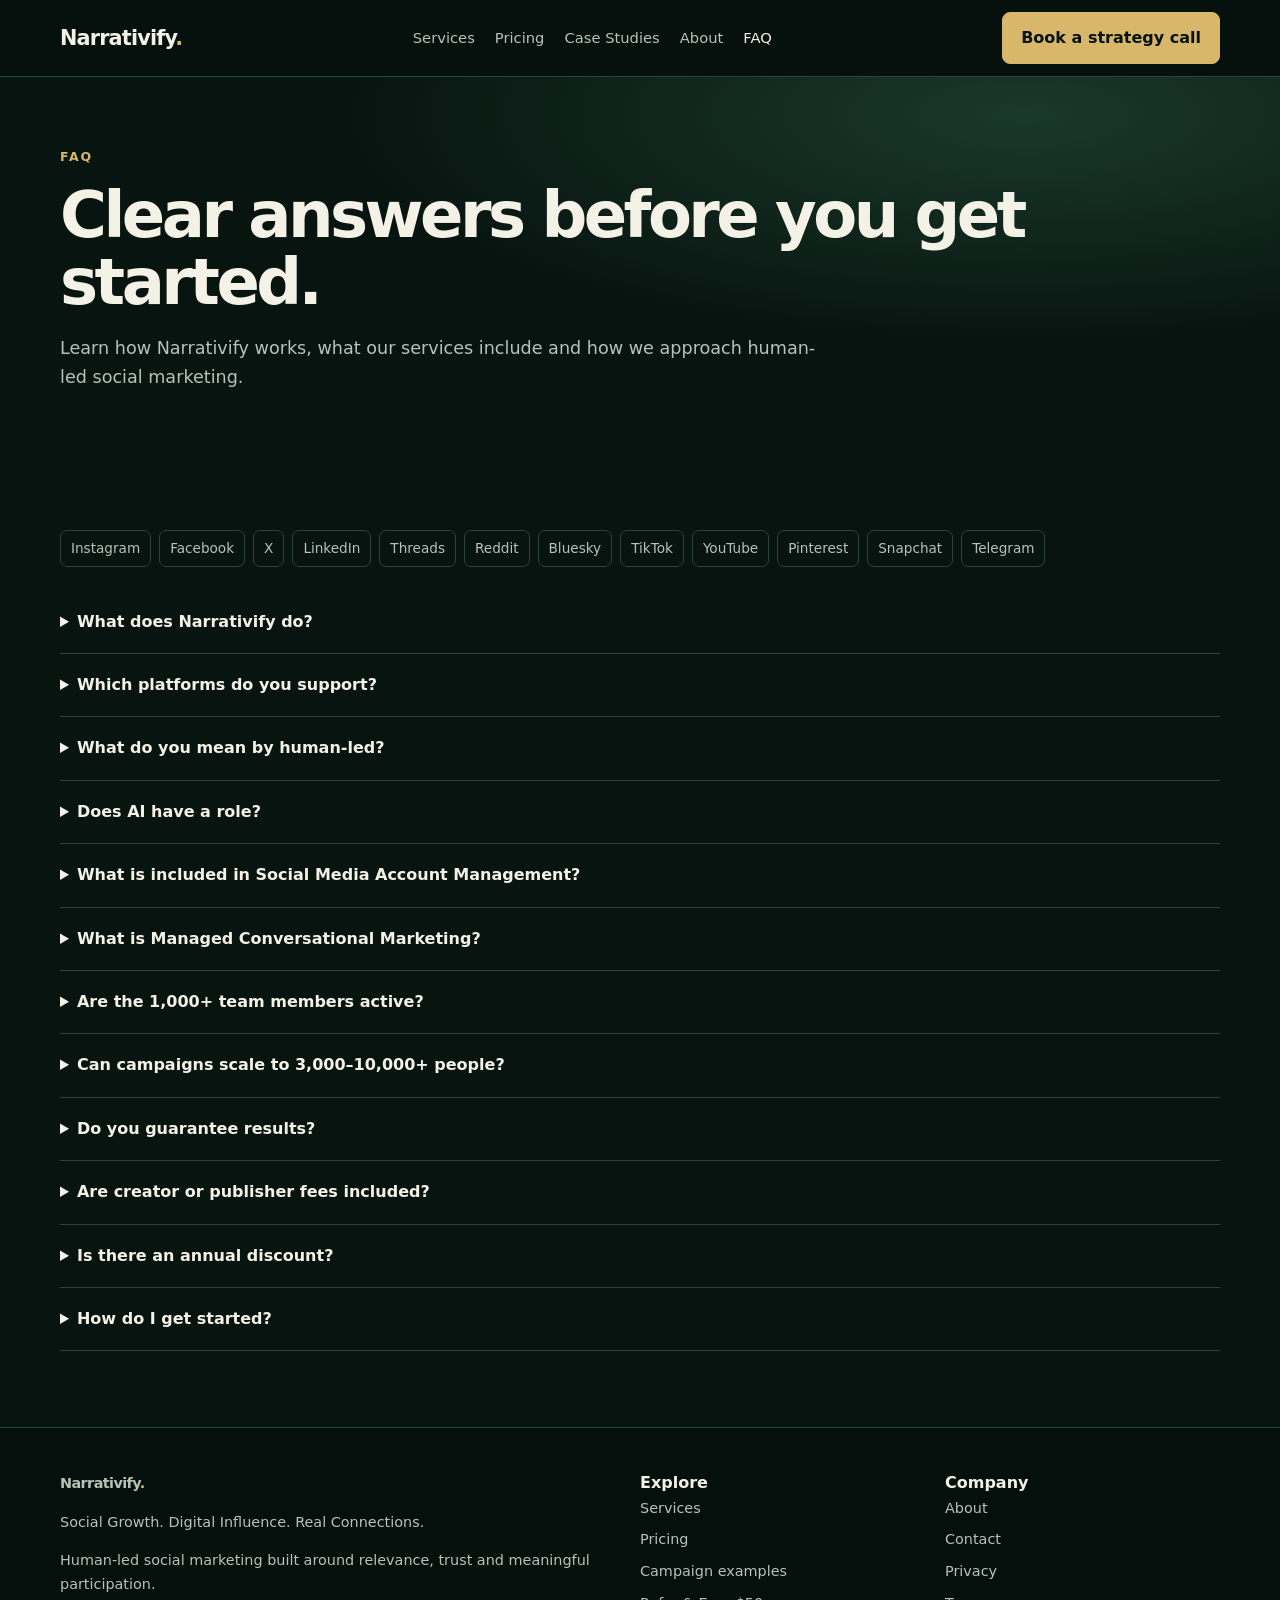
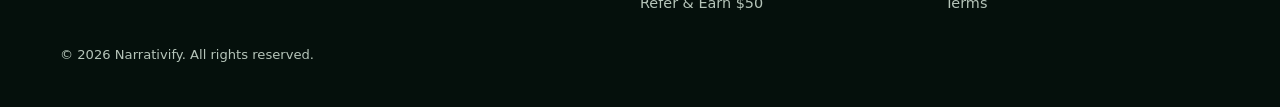
<file: faq.html>
<!doctype html><html lang="en"><head><meta charset="utf-8"><meta name="viewport" content="width=device-width,initial-scale=1"><title>Frequently Asked Questions | Narrativify</title><meta name="description" content="Answers about Narrativify's services, platforms, human-led operations, pricing and campaign capacity."><meta property="og:title" content="Frequently Asked Questions | Narrativify"><meta property="og:description" content="Answers about Narrativify's services, platforms, human-led operations, pricing and campaign capacity."><meta property="og:type" content="website"><link rel="canonical" href="https://narrativify.com/faq.html"><link rel="stylesheet" href="assets/style.css"></head><body><header class="topbar"><div class="wrap nav"><a class="brand" href="index.html">Narrativify<span>.</span></a><nav class="navlinks"><a class="" href="services.html">Services</a><a class="" href="pricing.html">Pricing</a><a class="" href="case-studies.html">Case Studies</a><a class="" href="about.html">About</a><a class="active" href="faq.html">FAQ</a></nav><a class="btn" href="contact.html">Book a strategy call</a><button class="menu" data-menu aria-label="Open menu">Menu</button></div></header><section class="pagehero"><div class="wrap"><div class="eyebrow">FAQ</div><h1>Clear answers before you get started.</h1><p class="lead">Learn how Narrativify works, what our services include and how we approach human-led social marketing.</p></div></section><section class="section"><div class="wrap"><div class="platforms"><span>Instagram</span><span>Facebook</span><span>X</span><span>LinkedIn</span><span>Threads</span><span>Reddit</span><span>Bluesky</span><span>TikTok</span><span>YouTube</span><span>Pinterest</span><span>Snapchat</span><span>Telegram</span></div><div class="faq" style="margin-top:24px"><details><summary>What does Narrativify do?</summary><p>We provide organic social media account management, managed conversational marketing, conversation intelligence and creator/publisher distribution.</p></details><details><summary>Which platforms do you support?</summary><p>Supported channels include Instagram, Facebook, X, LinkedIn, Threads, Reddit, Bluesky, TikTok, YouTube, Pinterest, Snapchat and Telegram. Service availability and deliverables depend on platform capabilities and the selected scope.</p></details><details><summary>What do you mean by human-led?</summary><p>People research, review context, create or edit content, and make participation decisions. We do not use engagement bots, auto-commenting scripts or automated follow/unfollow systems to manufacture activity.</p></details><details><summary>Does AI have a role?</summary><p>AI tools may assist internal research or drafting where appropriate, but people review work for accuracy, brand voice, relevance and platform context. Human judgment and accountable execution remain central.</p></details><details><summary>What is included in Social Media Account Management?</summary><p>Depending on the plan: onboarding, brand voice and audience research, monthly calendar, platform-native content, publishing, graphics/carousels, relevant engagement, monitoring within agreed coverage, basic DM triage and monthly reporting. Exact limits are confirmed in the service agreement</p></details><details><summary>What is Managed Conversational Marketing?</summary><p>Researching relevant public conversations and supporting useful, contextual participation, outreach and qualified lead identification. We do not guarantee or manufacture likes, comments, shares, followers or sales</p></details><details><summary>Are the 1,000+ team members active?</summary><p>Narrativify states that it currently has 1,000+ active human team members. Larger campaign capacity may be organized for qualifying projects. The network figure is not a guarantee that every member will participate in every client campaign</p></details><details><summary>Can campaigns scale to 3,000–10,000+ people?</summary><p>For suitable large campaigns, Narrativify reports the ability to organize teams at that scale. Scope depends on availability, platform rules, campaign goals and safeguards. We do not deploy teams to create artificial endorsement signals</p></details><details><summary>Do you guarantee results?</summary><p>No. Social outcomes depend on the offer, market, creative quality, audience, platform algorithms and client follow-up. We agree on deliverables and reporting, not guaranteed sales or virality</p></details><details><summary>Are creator or publisher fees included?</summary><p>No. Third-party costs are estimates and are approved by the client before any commitment. Actual rates may vary</p></details><details><summary>Is there an annual discount?</summary><p>Yes. 10% off Narrativify’s current monthly plan price when paid annually upfront. Third-party distribution costs are excluded</p></details><details><summary>How do I get started?</summary><p>Contact us with your brand, goals, platforms and current challenges. We’ll recommend a suitable scope and confirm deliverables, approval workflow and response coverage before starting</p></details></div></div></section><footer class="footer"><div class="wrap footergrid"><div><a class="brand" href="index.html">Narrativify<span>.</span></a><p>Social Growth. Digital Influence. Real Connections.</p><p>Human-led social marketing built around relevance, trust and meaningful participation.</p></div><div><strong>Explore</strong><div class="footlinks"><a href="services.html">Services</a><a href="pricing.html">Pricing</a><a href="case-studies.html">Campaign examples</a><a href="refer.html">Refer & Earn $50</a></div></div><div><strong>Company</strong><div class="footlinks"><a href="about.html">About</a><a href="contact.html">Contact</a><a href="privacy.html">Privacy</a><a href="terms.html">Terms</a></div></div></div><div class="wrap small" style="margin-top:28px">© 2026 Narrativify. All rights reserved.</div></footer><script src="assets/site.js"></script></body></html>
</file>
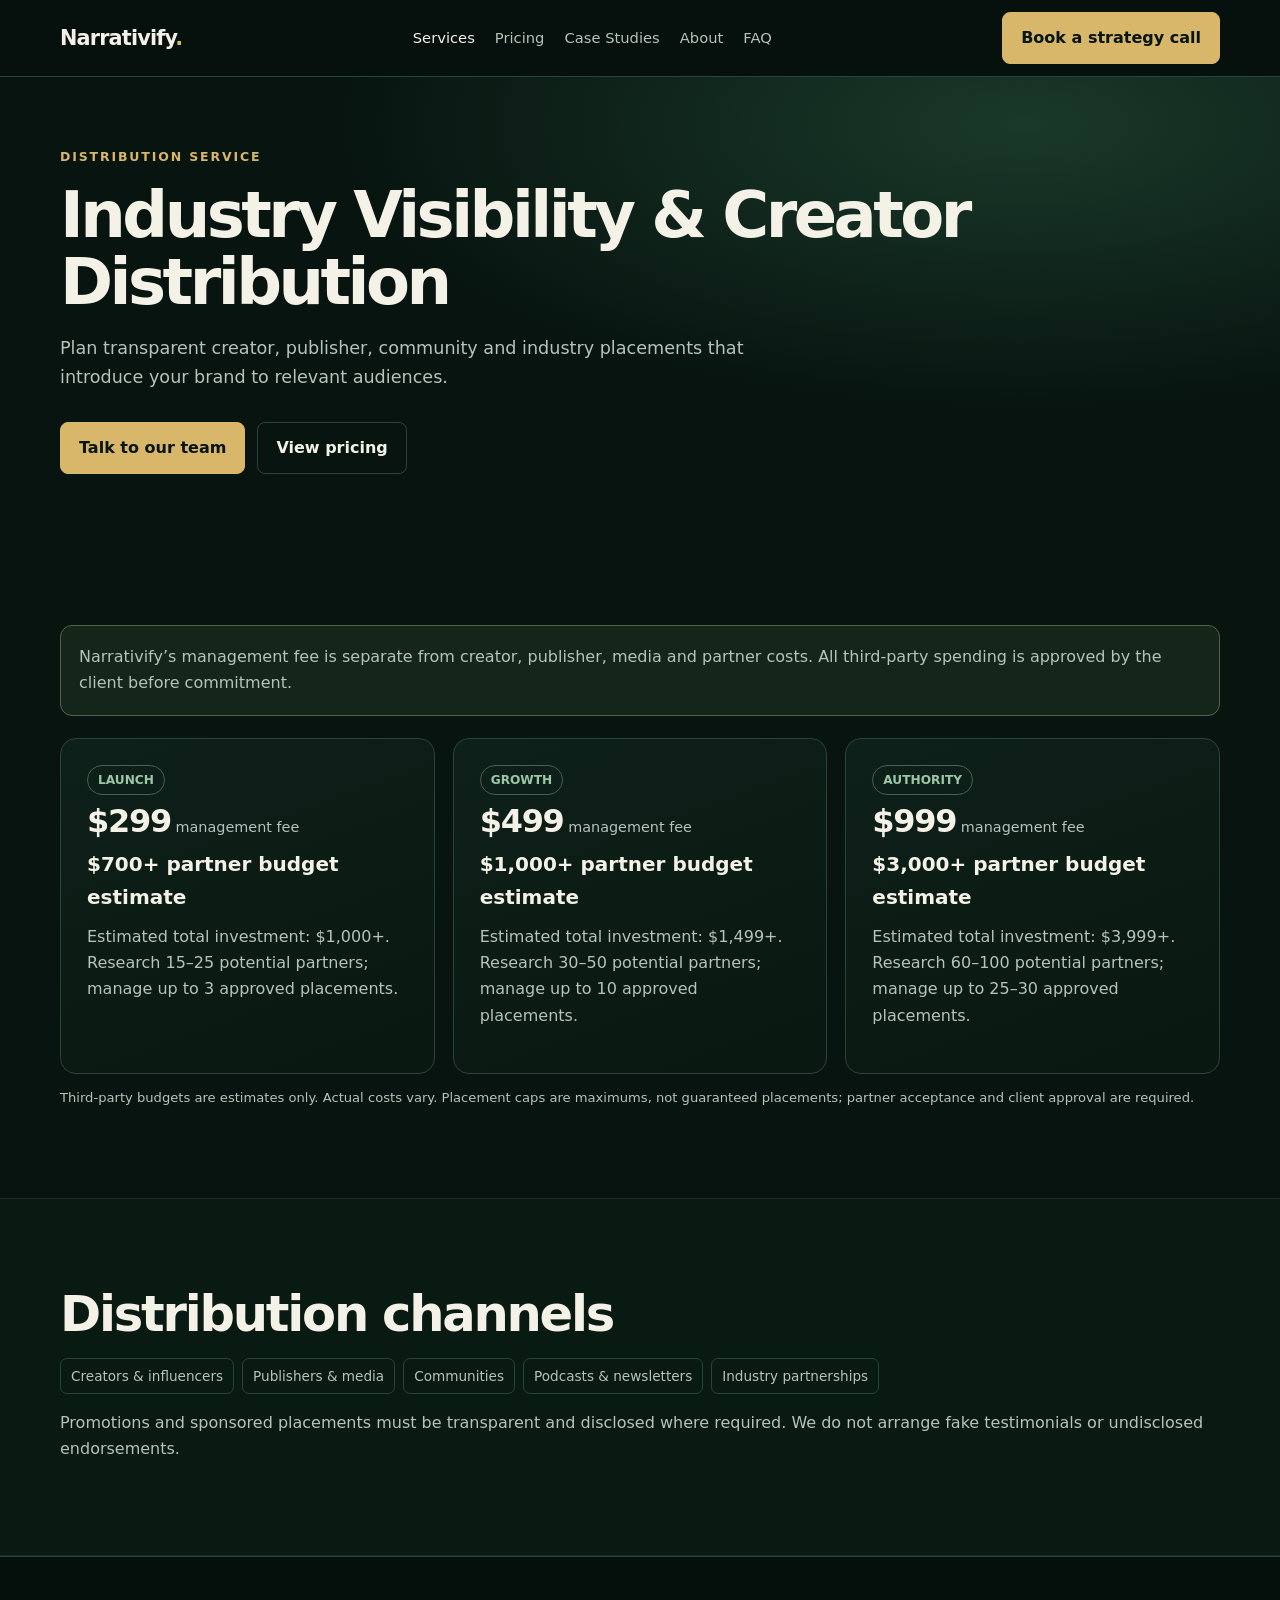
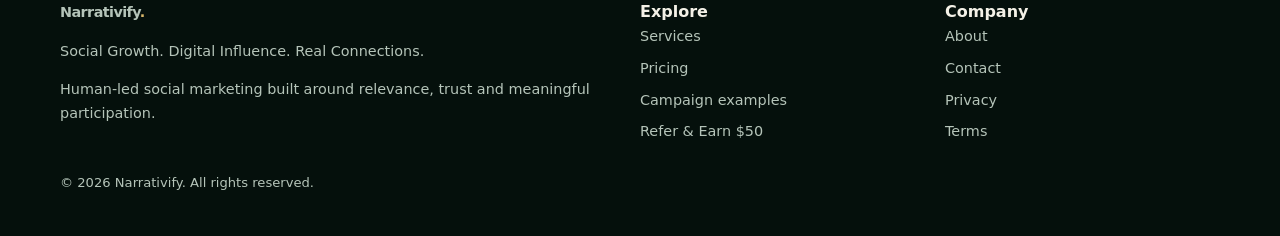
<file: industry-visibility.html>
<!doctype html><html lang="en"><head><meta charset="utf-8"><meta name="viewport" content="width=device-width,initial-scale=1"><title>Industry Visibility & Creator Distribution | Narrativify</title><meta name="description" content="Transparent creator, publisher, community and industry distribution campaign management."><meta property="og:title" content="Industry Visibility & Creator Distribution | Narrativify"><meta property="og:description" content="Transparent creator, publisher, community and industry distribution campaign management."><meta property="og:type" content="website"><link rel="canonical" href="https://narrativify.com/industry-visibility.html"><link rel="stylesheet" href="assets/style.css"></head><body><header class="topbar"><div class="wrap nav"><a class="brand" href="index.html">Narrativify<span>.</span></a><nav class="navlinks"><a class="active" href="services.html">Services</a><a class="" href="pricing.html">Pricing</a><a class="" href="case-studies.html">Case Studies</a><a class="" href="about.html">About</a><a class="" href="faq.html">FAQ</a></nav><a class="btn" href="contact.html">Book a strategy call</a><button class="menu" data-menu aria-label="Open menu">Menu</button></div></header><section class="pagehero"><div class="wrap"><div class="eyebrow">Distribution service</div><h1>Industry Visibility & Creator Distribution</h1><p class="lead">Plan transparent creator, publisher, community and industry placements that introduce your brand to relevant audiences.</p><div class="actions"><a class="btn" href="contact.html">Talk to our team</a><a class="btn secondary" href="pricing.html">View pricing</a></div></div></section><section class="section"><div class="wrap"><div class="notice">Narrativify’s management fee is separate from creator, publisher, media and partner costs. All third-party spending is approved by the client before commitment.</div><div class="grid" style="margin-top:22px"><div class="card"><span class="tag">LAUNCH</span><div class="price">$299<small> management fee</small></div><h3>$700+ partner budget estimate</h3><p>Estimated total investment: $1,000+. Research 15–25 potential partners; manage up to 3 approved placements.</p></div><div class="card"><span class="tag">GROWTH</span><div class="price">$499<small> management fee</small></div><h3>$1,000+ partner budget estimate</h3><p>Estimated total investment: $1,499+. Research 30–50 potential partners; manage up to 10 approved placements.</p></div><div class="card"><span class="tag">AUTHORITY</span><div class="price">$999<small> management fee</small></div><h3>$3,000+ partner budget estimate</h3><p>Estimated total investment: $3,999+. Research 60–100 potential partners; manage up to 25–30 approved placements.</p></div></div><p class="small">Third-party budgets are estimates only. Actual costs vary. Placement caps are maximums, not guaranteed placements; partner acceptance and client approval are required.</p></div></section>
<section class="section alt"><div class="wrap"><h2>Distribution channels</h2><div class="platforms"><span>Creators & influencers</span><span>Publishers & media</span><span>Communities</span><span>Podcasts & newsletters</span><span>Industry partnerships</span></div><p>Promotions and sponsored placements must be transparent and disclosed where required. We do not arrange fake testimonials or undisclosed endorsements.</p></div></section><footer class="footer"><div class="wrap footergrid"><div><a class="brand" href="index.html">Narrativify<span>.</span></a><p>Social Growth. Digital Influence. Real Connections.</p><p>Human-led social marketing built around relevance, trust and meaningful participation.</p></div><div><strong>Explore</strong><div class="footlinks"><a href="services.html">Services</a><a href="pricing.html">Pricing</a><a href="case-studies.html">Campaign examples</a><a href="refer.html">Refer & Earn $50</a></div></div><div><strong>Company</strong><div class="footlinks"><a href="about.html">About</a><a href="contact.html">Contact</a><a href="privacy.html">Privacy</a><a href="terms.html">Terms</a></div></div></div><div class="wrap small" style="margin-top:28px">© 2026 Narrativify. All rights reserved.</div></footer><script src="assets/site.js"></script></body></html>
</file>
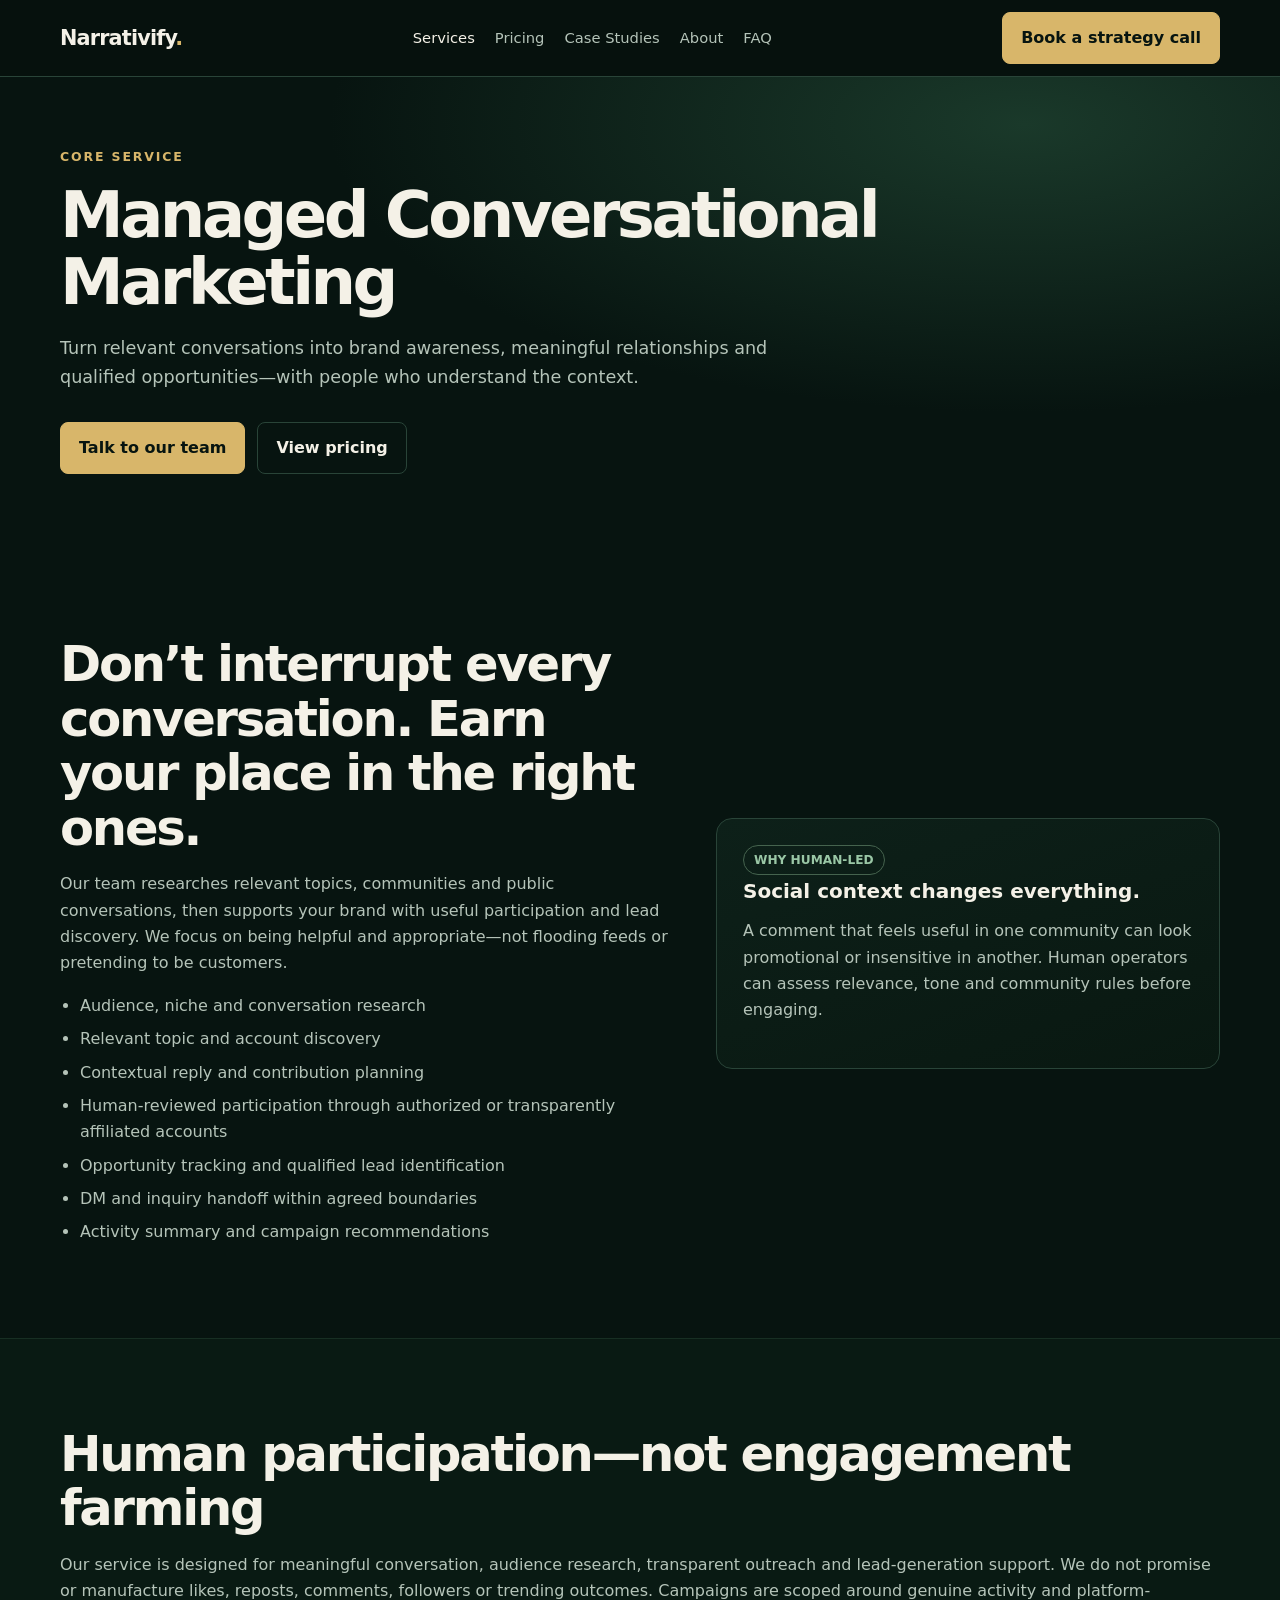
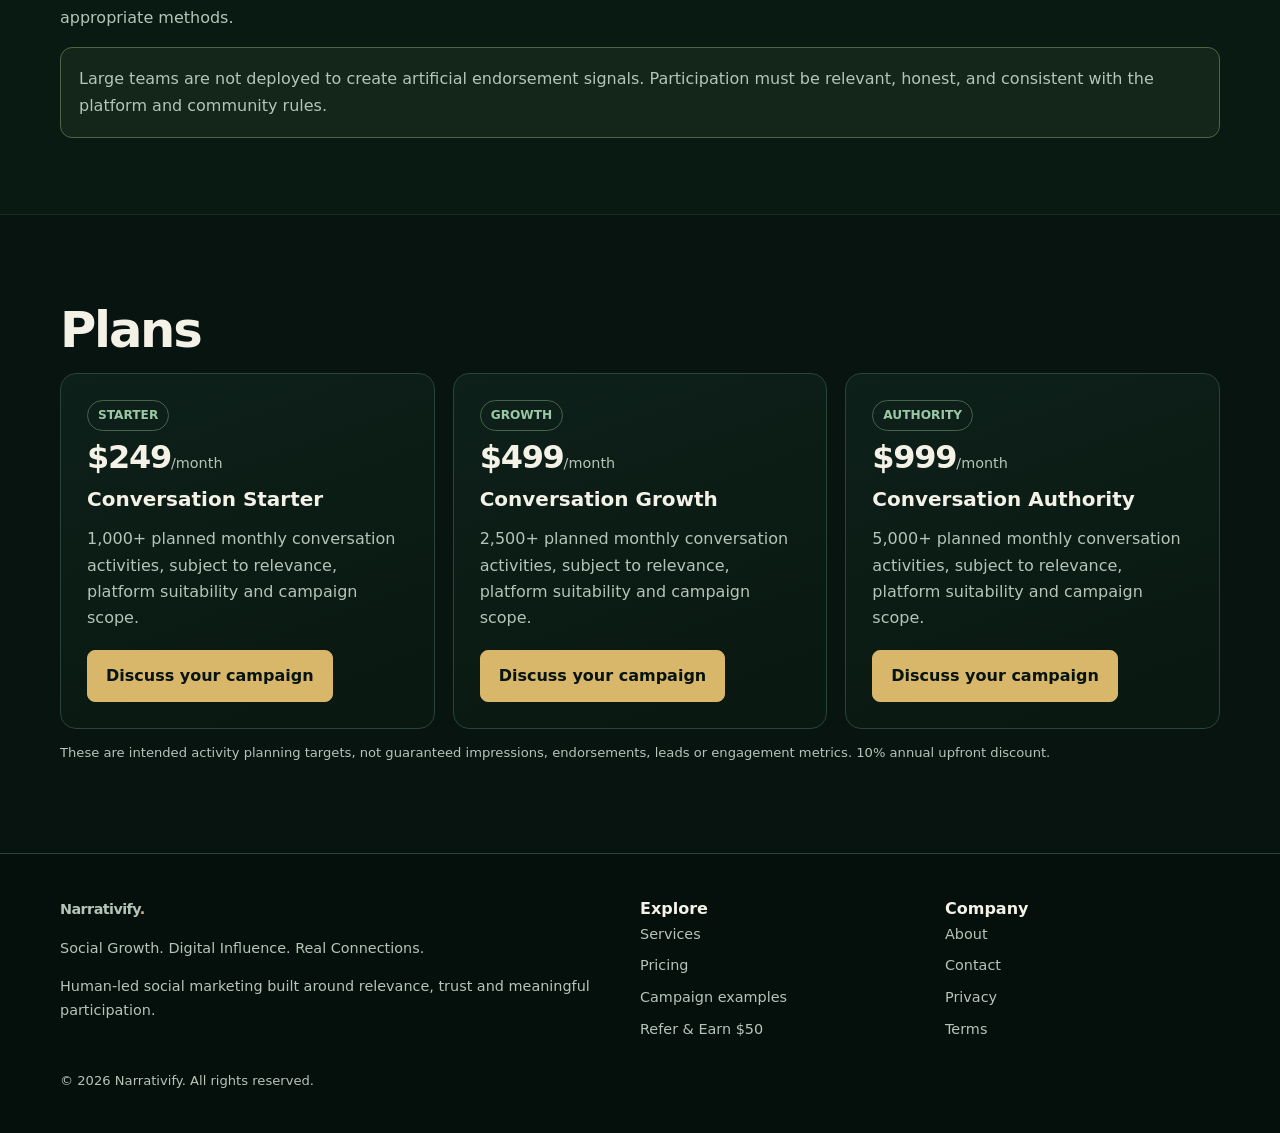
<file: managed-conversation-marketing.html>
<!doctype html><html lang="en"><head><meta charset="utf-8"><meta name="viewport" content="width=device-width,initial-scale=1"><title>Managed Conversational Marketing | Narrativify</title><meta name="description" content="Human-led conversational marketing, relevant social participation and qualified lead discovery."><meta property="og:title" content="Managed Conversational Marketing | Narrativify"><meta property="og:description" content="Human-led conversational marketing, relevant social participation and qualified lead discovery."><meta property="og:type" content="website"><link rel="canonical" href="https://narrativify.com/managed-conversation-marketing.html"><link rel="stylesheet" href="assets/style.css"></head><body><header class="topbar"><div class="wrap nav"><a class="brand" href="index.html">Narrativify<span>.</span></a><nav class="navlinks"><a class="active" href="services.html">Services</a><a class="" href="pricing.html">Pricing</a><a class="" href="case-studies.html">Case Studies</a><a class="" href="about.html">About</a><a class="" href="faq.html">FAQ</a></nav><a class="btn" href="contact.html">Book a strategy call</a><button class="menu" data-menu aria-label="Open menu">Menu</button></div></header><section class="pagehero"><div class="wrap"><div class="eyebrow">Core service</div><h1>Managed Conversational Marketing</h1><p class="lead">Turn relevant conversations into brand awareness, meaningful relationships and qualified opportunities—with people who understand the context.</p><div class="actions"><a class="btn" href="contact.html">Talk to our team</a><a class="btn secondary" href="pricing.html">View pricing</a></div></div></section><section class="section"><div class="wrap split"><div><h2>Don’t interrupt every conversation. Earn your place in the right ones.</h2><p>Our team researches relevant topics, communities and public conversations, then supports your brand with useful participation and lead discovery. We focus on being helpful and appropriate—not flooding feeds or pretending to be customers.</p><ul class="list"><li>Audience, niche and conversation research</li><li>Relevant topic and account discovery</li><li>Contextual reply and contribution planning</li><li>Human-reviewed participation through authorized or transparently affiliated accounts</li><li>Opportunity tracking and qualified lead identification</li><li>DM and inquiry handoff within agreed boundaries</li><li>Activity summary and campaign recommendations</li></ul></div><div class="card"><span class="tag">WHY HUMAN-LED</span><h3>Social context changes everything.</h3><p>A comment that feels useful in one community can look promotional or insensitive in another. Human operators can assess relevance, tone and community rules before engaging.</p></div></div></section>
<section class="section alt"><div class="wrap"><h2>Human participation—not engagement farming</h2><p>Our service is designed for meaningful conversation, audience research, transparent outreach and lead-generation support. We do not promise or manufacture likes, reposts, comments, followers or trending outcomes. Campaigns are scoped around genuine activity and platform-appropriate methods.</p><div class="notice">Large teams are not deployed to create artificial endorsement signals. Participation must be relevant, honest, and consistent with the platform and community rules.</div></div></section>
<section class="section"><div class="wrap"><h2>Plans</h2><div class="grid"><div class="card"><span class="tag">STARTER</span><div class="price">$249<small>/month</small></div><h3>Conversation Starter</h3><p>1,000+ planned monthly conversation activities, subject to relevance, platform suitability and campaign scope.</p><a class="btn" href="contact.html">Discuss your campaign</a></div><div class="card"><span class="tag">GROWTH</span><div class="price">$499<small>/month</small></div><h3>Conversation Growth</h3><p>2,500+ planned monthly conversation activities, subject to relevance, platform suitability and campaign scope.</p><a class="btn" href="contact.html">Discuss your campaign</a></div><div class="card"><span class="tag">AUTHORITY</span><div class="price">$999<small>/month</small></div><h3>Conversation Authority</h3><p>5,000+ planned monthly conversation activities, subject to relevance, platform suitability and campaign scope.</p><a class="btn" href="contact.html">Discuss your campaign</a></div></div><p class="small">These are intended activity planning targets, not guaranteed impressions, endorsements, leads or engagement metrics. 10% annual upfront discount.</p></div></section><footer class="footer"><div class="wrap footergrid"><div><a class="brand" href="index.html">Narrativify<span>.</span></a><p>Social Growth. Digital Influence. Real Connections.</p><p>Human-led social marketing built around relevance, trust and meaningful participation.</p></div><div><strong>Explore</strong><div class="footlinks"><a href="services.html">Services</a><a href="pricing.html">Pricing</a><a href="case-studies.html">Campaign examples</a><a href="refer.html">Refer & Earn $50</a></div></div><div><strong>Company</strong><div class="footlinks"><a href="about.html">About</a><a href="contact.html">Contact</a><a href="privacy.html">Privacy</a><a href="terms.html">Terms</a></div></div></div><div class="wrap small" style="margin-top:28px">© 2026 Narrativify. All rights reserved.</div></footer><script src="assets/site.js"></script></body></html>
</file>
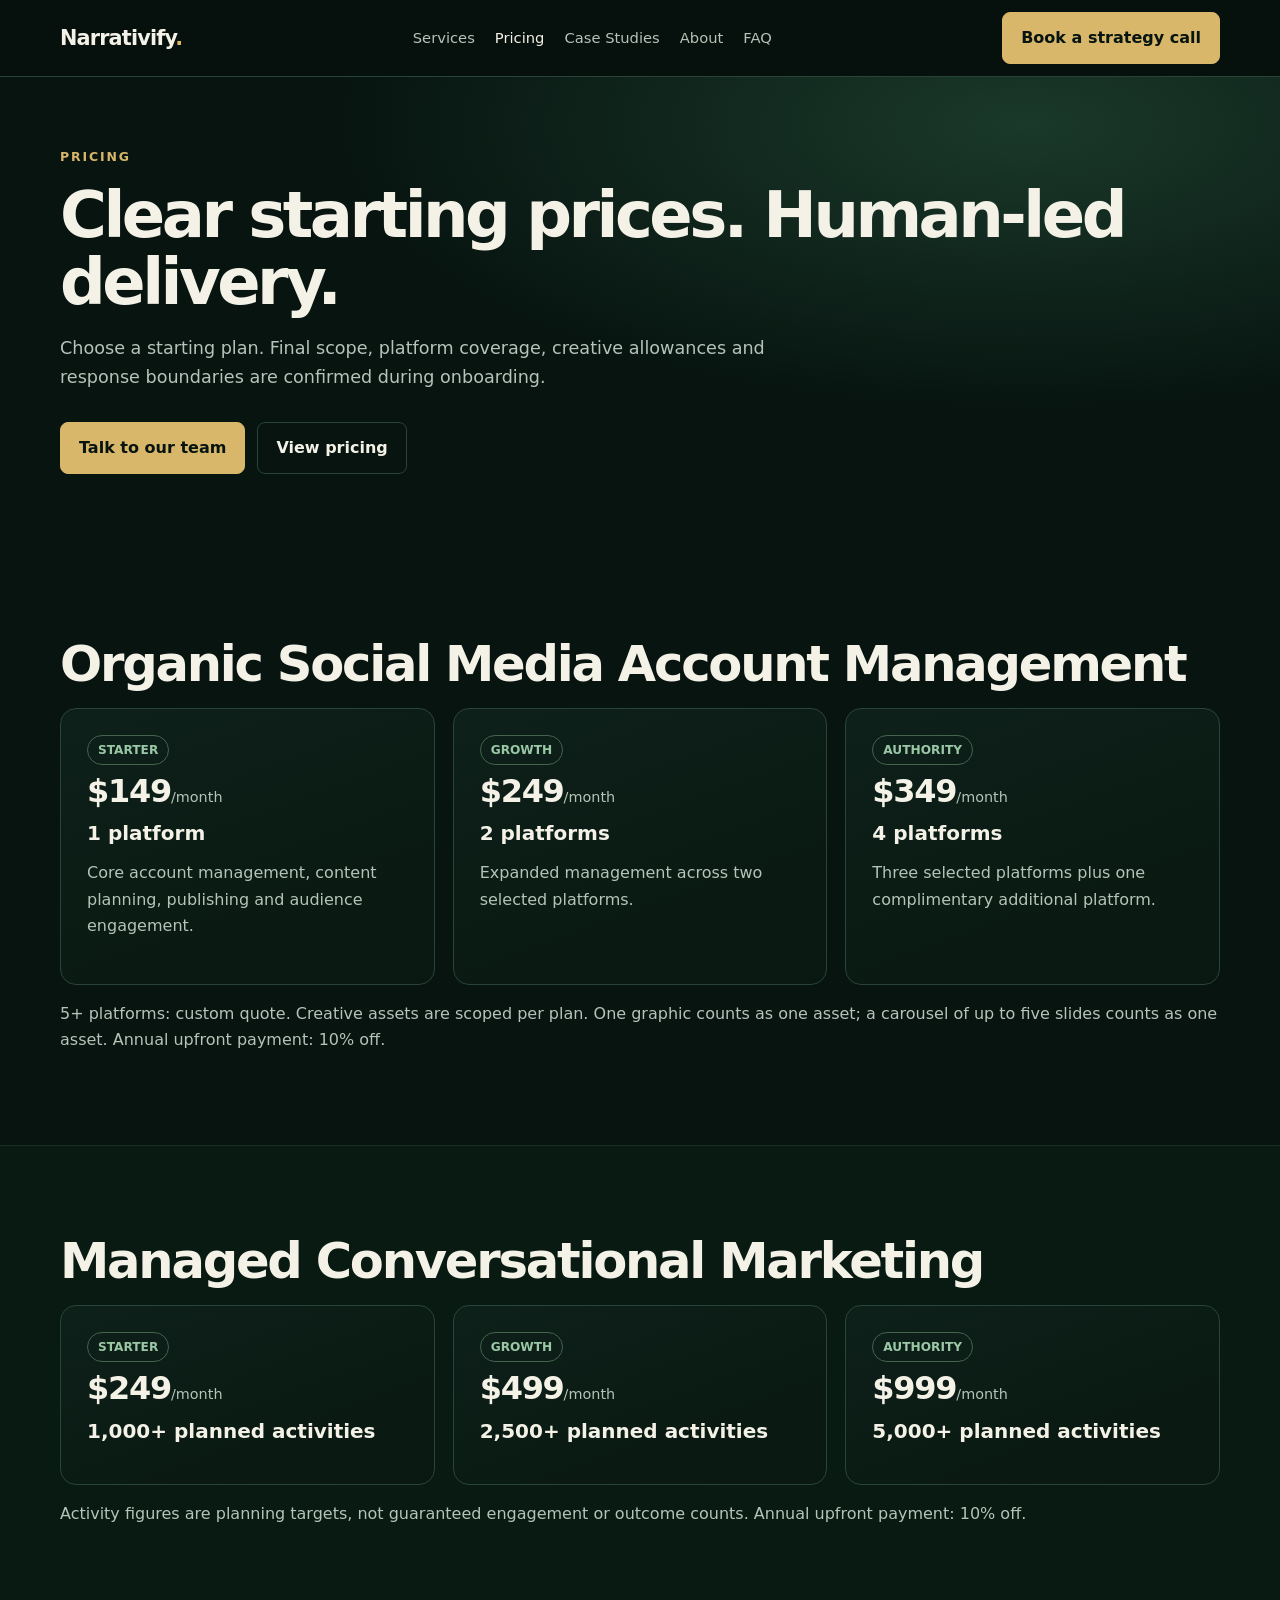
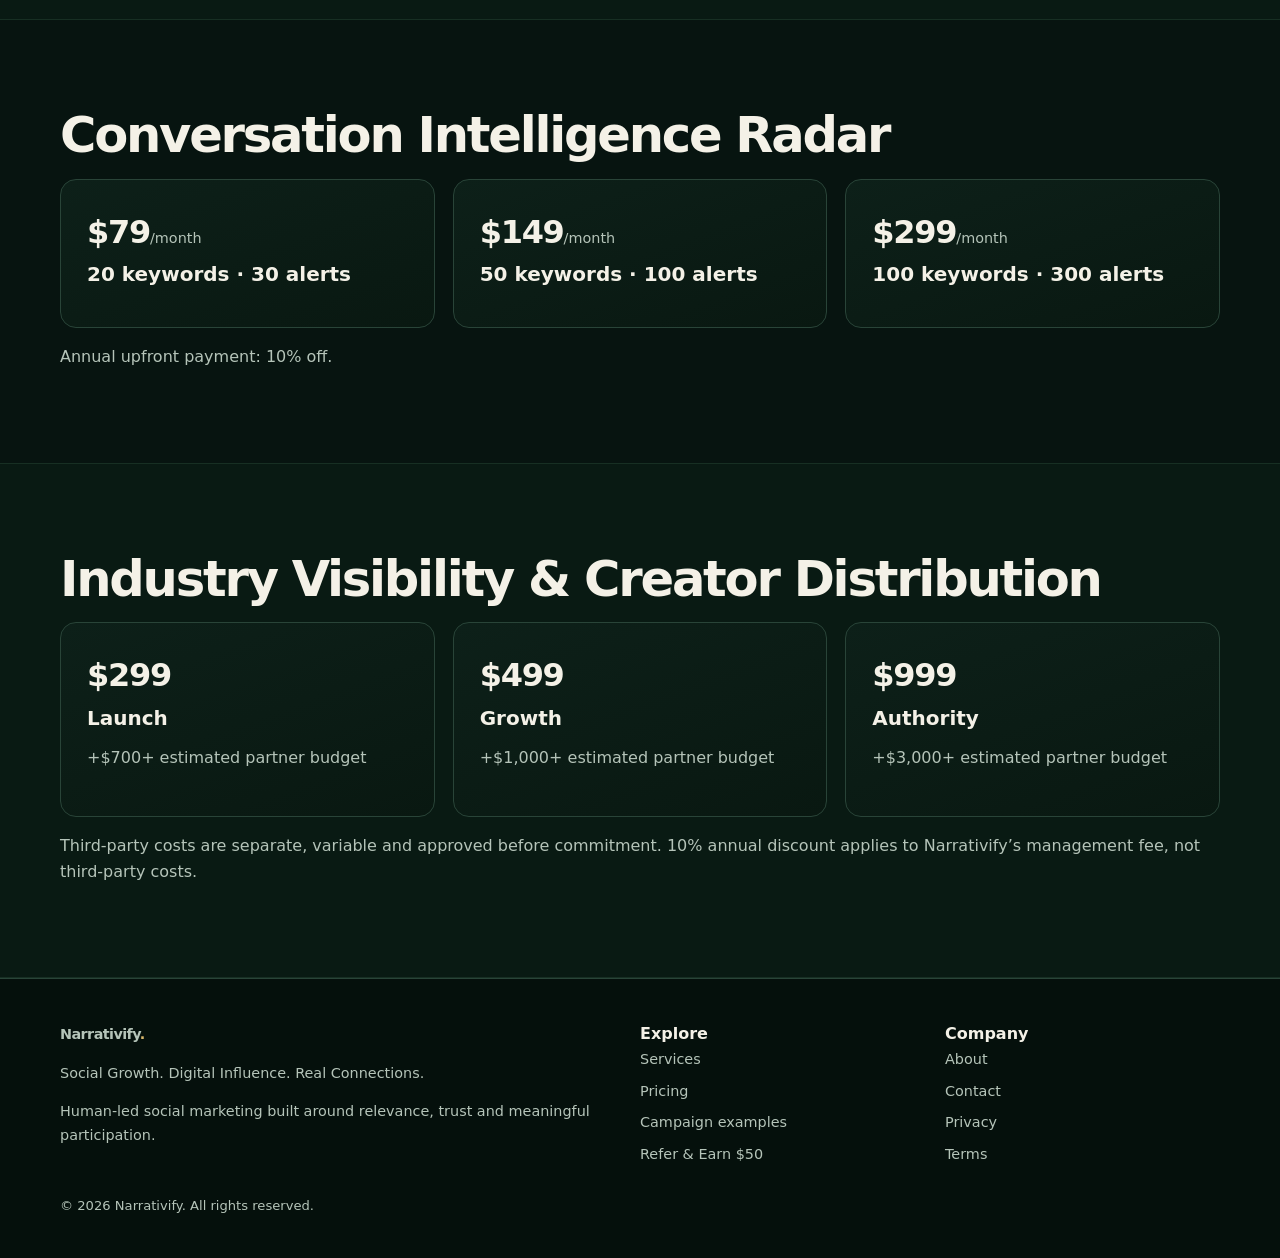
<file: pricing.html>
<!doctype html><html lang="en"><head><meta charset="utf-8"><meta name="viewport" content="width=device-width,initial-scale=1"><title>Pricing | Narrativify</title><meta name="description" content="Narrativify pricing for social media management, conversational marketing, intelligence and distribution."><meta property="og:title" content="Pricing | Narrativify"><meta property="og:description" content="Narrativify pricing for social media management, conversational marketing, intelligence and distribution."><meta property="og:type" content="website"><link rel="canonical" href="https://narrativify.com/pricing.html"><link rel="stylesheet" href="assets/style.css"></head><body><header class="topbar"><div class="wrap nav"><a class="brand" href="index.html">Narrativify<span>.</span></a><nav class="navlinks"><a class="" href="services.html">Services</a><a class="active" href="pricing.html">Pricing</a><a class="" href="case-studies.html">Case Studies</a><a class="" href="about.html">About</a><a class="" href="faq.html">FAQ</a></nav><a class="btn" href="contact.html">Book a strategy call</a><button class="menu" data-menu aria-label="Open menu">Menu</button></div></header><section class="pagehero"><div class="wrap"><div class="eyebrow">Pricing</div><h1>Clear starting prices. Human-led delivery.</h1><p class="lead">Choose a starting plan. Final scope, platform coverage, creative allowances and response boundaries are confirmed during onboarding.</p><div class="actions"><a class="btn" href="contact.html">Talk to our team</a><a class="btn secondary" href="pricing.html">View pricing</a></div></div></section><section class="section"><div class="wrap"><h2>Organic Social Media Account Management</h2><div class="grid"><div class="card"><span class="tag">STARTER</span><div class="price">$149<small>/month</small></div><h3>1 platform</h3><p>Core account management, content planning, publishing and audience engagement.</p></div><div class="card"><span class="tag">GROWTH</span><div class="price">$249<small>/month</small></div><h3>2 platforms</h3><p>Expanded management across two selected platforms.</p></div><div class="card"><span class="tag">AUTHORITY</span><div class="price">$349<small>/month</small></div><h3>4 platforms</h3><p>Three selected platforms plus one complimentary additional platform.</p></div></div><p>5+ platforms: custom quote. Creative assets are scoped per plan. One graphic counts as one asset; a carousel of up to five slides counts as one asset. Annual upfront payment: 10% off.</p></div></section>
<section class="section alt"><div class="wrap"><h2>Managed Conversational Marketing</h2><div class="grid"><div class="card"><span class="tag">STARTER</span><div class="price">$249<small>/month</small></div><h3>1,000+ planned activities</h3></div><div class="card"><span class="tag">GROWTH</span><div class="price">$499<small>/month</small></div><h3>2,500+ planned activities</h3></div><div class="card"><span class="tag">AUTHORITY</span><div class="price">$999<small>/month</small></div><h3>5,000+ planned activities</h3></div></div><p>Activity figures are planning targets, not guaranteed engagement or outcome counts. Annual upfront payment: 10% off.</p></div></section>
<section class="section"><div class="wrap"><h2>Conversation Intelligence Radar</h2><div class="grid"><div class="card"><div class="price">$79<small>/month</small></div><h3>20 keywords · 30 alerts</h3></div><div class="card"><div class="price">$149<small>/month</small></div><h3>50 keywords · 100 alerts</h3></div><div class="card"><div class="price">$299<small>/month</small></div><h3>100 keywords · 300 alerts</h3></div></div><p>Annual upfront payment: 10% off.</p></div></section>
<section class="section alt"><div class="wrap"><h2>Industry Visibility & Creator Distribution</h2><div class="grid"><div class="card"><div class="price">$299</div><h3>Launch</h3><p>+$700+ estimated partner budget</p></div><div class="card"><div class="price">$499</div><h3>Growth</h3><p>+$1,000+ estimated partner budget</p></div><div class="card"><div class="price">$999</div><h3>Authority</h3><p>+$3,000+ estimated partner budget</p></div></div><p>Third-party costs are separate, variable and approved before commitment. 10% annual discount applies to Narrativify’s management fee, not third-party costs.</p></div></section><footer class="footer"><div class="wrap footergrid"><div><a class="brand" href="index.html">Narrativify<span>.</span></a><p>Social Growth. Digital Influence. Real Connections.</p><p>Human-led social marketing built around relevance, trust and meaningful participation.</p></div><div><strong>Explore</strong><div class="footlinks"><a href="services.html">Services</a><a href="pricing.html">Pricing</a><a href="case-studies.html">Campaign examples</a><a href="refer.html">Refer & Earn $50</a></div></div><div><strong>Company</strong><div class="footlinks"><a href="about.html">About</a><a href="contact.html">Contact</a><a href="privacy.html">Privacy</a><a href="terms.html">Terms</a></div></div></div><div class="wrap small" style="margin-top:28px">© 2026 Narrativify. All rights reserved.</div></footer><script src="assets/site.js"></script></body></html>
</file>
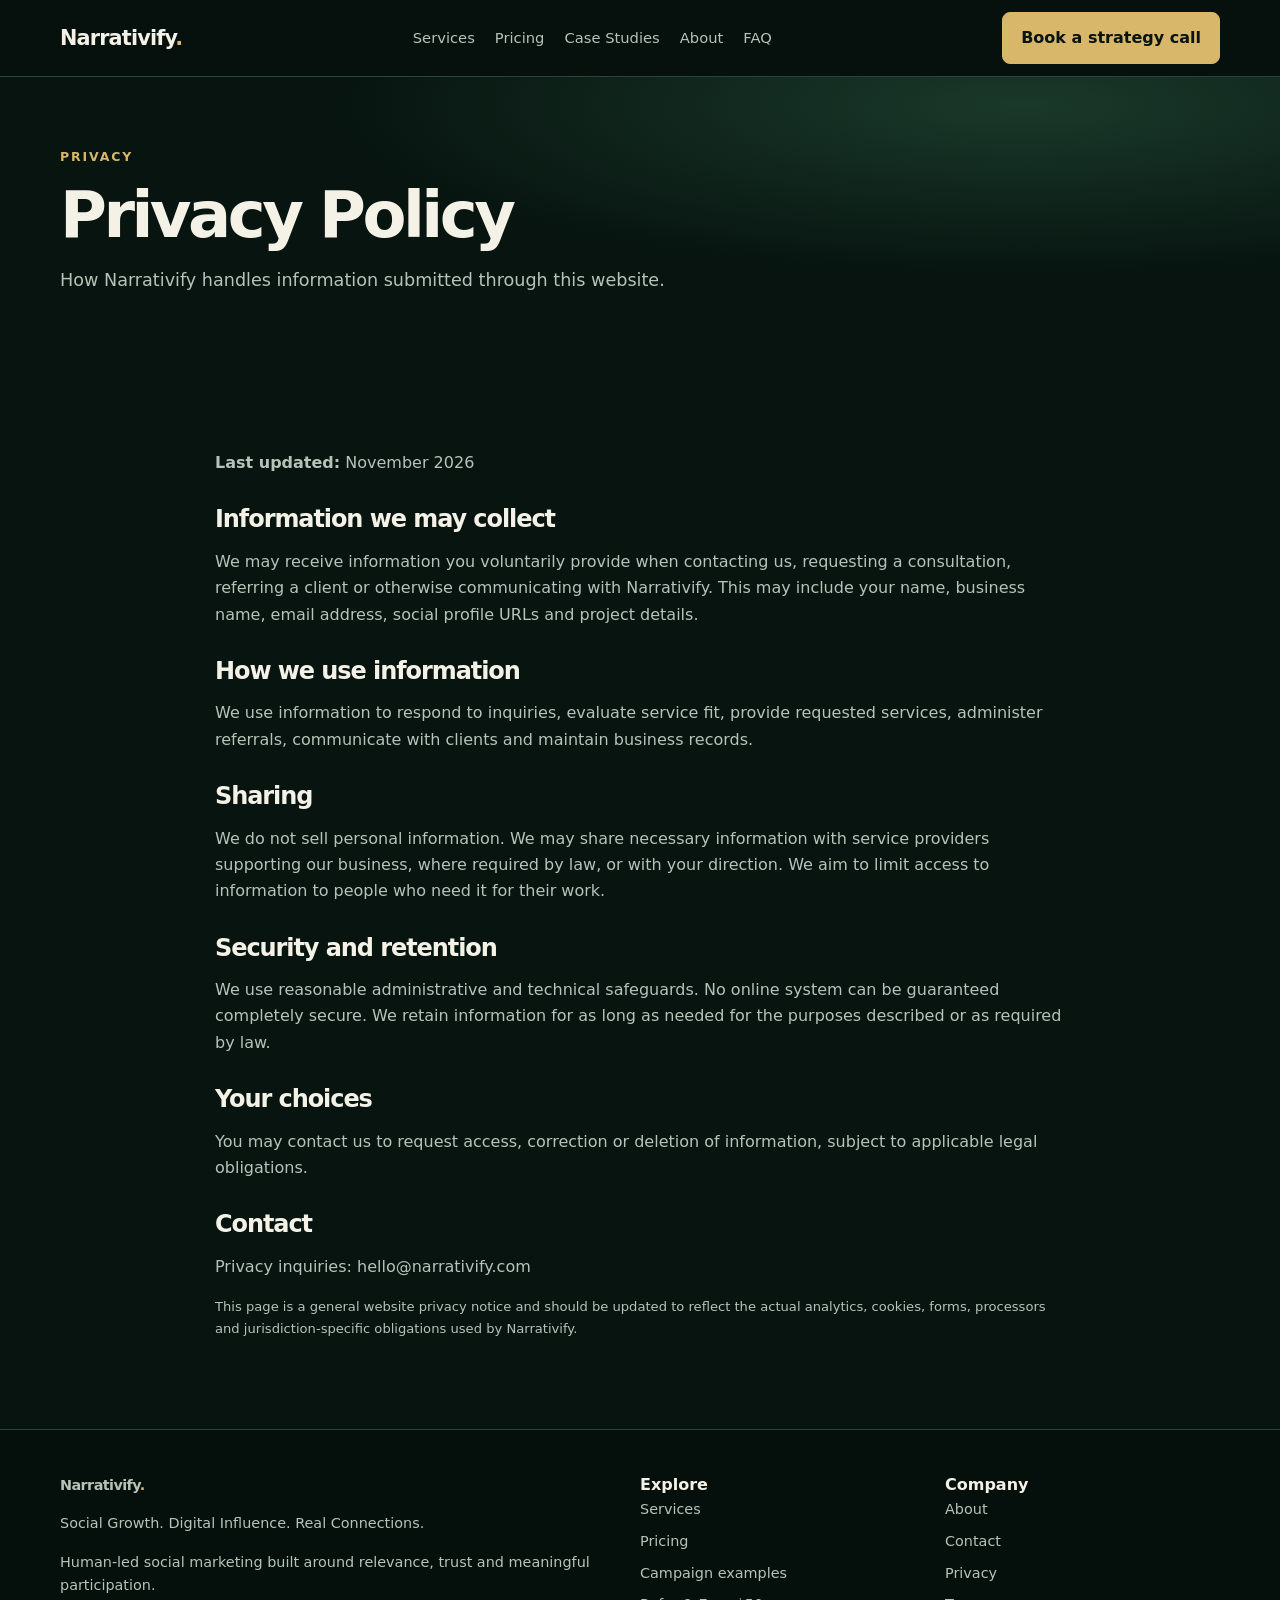
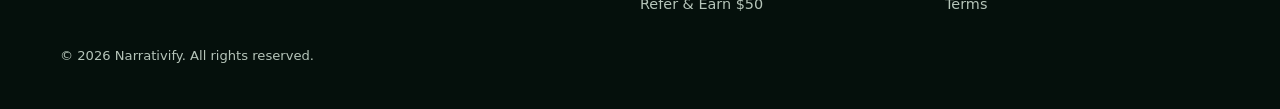
<file: privacy.html>
<!doctype html><html lang="en"><head><meta charset="utf-8"><meta name="viewport" content="width=device-width,initial-scale=1"><title>Privacy Policy | Narrativify</title><meta name="description" content="Narrativify privacy policy and information handling notice."><meta property="og:title" content="Privacy Policy | Narrativify"><meta property="og:description" content="Narrativify privacy policy and information handling notice."><meta property="og:type" content="website"><link rel="canonical" href="https://narrativify.com/privacy.html"><link rel="stylesheet" href="assets/style.css"></head><body><header class="topbar"><div class="wrap nav"><a class="brand" href="index.html">Narrativify<span>.</span></a><nav class="navlinks"><a class="" href="services.html">Services</a><a class="" href="pricing.html">Pricing</a><a class="" href="case-studies.html">Case Studies</a><a class="" href="about.html">About</a><a class="" href="faq.html">FAQ</a></nav><a class="btn" href="contact.html">Book a strategy call</a><button class="menu" data-menu aria-label="Open menu">Menu</button></div></header><section class="pagehero"><div class="wrap"><div class="eyebrow">Privacy</div><h1>Privacy Policy</h1><p class="lead">How Narrativify handles information submitted through this website.</p></div></section><section class="section"><div class="wrap legal"><p><strong>Last updated:</strong> November 2026</p><h2>Information we may collect</h2><p>We may receive information you voluntarily provide when contacting us, requesting a consultation, referring a client or otherwise communicating with Narrativify. This may include your name, business name, email address, social profile URLs and project details.</p><h2>How we use information</h2><p>We use information to respond to inquiries, evaluate service fit, provide requested services, administer referrals, communicate with clients and maintain business records.</p><h2>Sharing</h2><p>We do not sell personal information. We may share necessary information with service providers supporting our business, where required by law, or with your direction. We aim to limit access to information to people who need it for their work.</p><h2>Security and retention</h2><p>We use reasonable administrative and technical safeguards. No online system can be guaranteed completely secure. We retain information for as long as needed for the purposes described or as required by law.</p><h2>Your choices</h2><p>You may contact us to request access, correction or deletion of information, subject to applicable legal obligations.</p><h2>Contact</h2><p>Privacy inquiries: <a href="mailto:hello@narrativify.com">hello@narrativify.com</a></p><p class="small">This page is a general website privacy notice and should be updated to reflect the actual analytics, cookies, forms, processors and jurisdiction-specific obligations used by Narrativify.</p></div></section><footer class="footer"><div class="wrap footergrid"><div><a class="brand" href="index.html">Narrativify<span>.</span></a><p>Social Growth. Digital Influence. Real Connections.</p><p>Human-led social marketing built around relevance, trust and meaningful participation.</p></div><div><strong>Explore</strong><div class="footlinks"><a href="services.html">Services</a><a href="pricing.html">Pricing</a><a href="case-studies.html">Campaign examples</a><a href="refer.html">Refer & Earn $50</a></div></div><div><strong>Company</strong><div class="footlinks"><a href="about.html">About</a><a href="contact.html">Contact</a><a href="privacy.html">Privacy</a><a href="terms.html">Terms</a></div></div></div><div class="wrap small" style="margin-top:28px">© 2026 Narrativify. All rights reserved.</div></footer><script src="assets/site.js"></script></body></html>
</file>
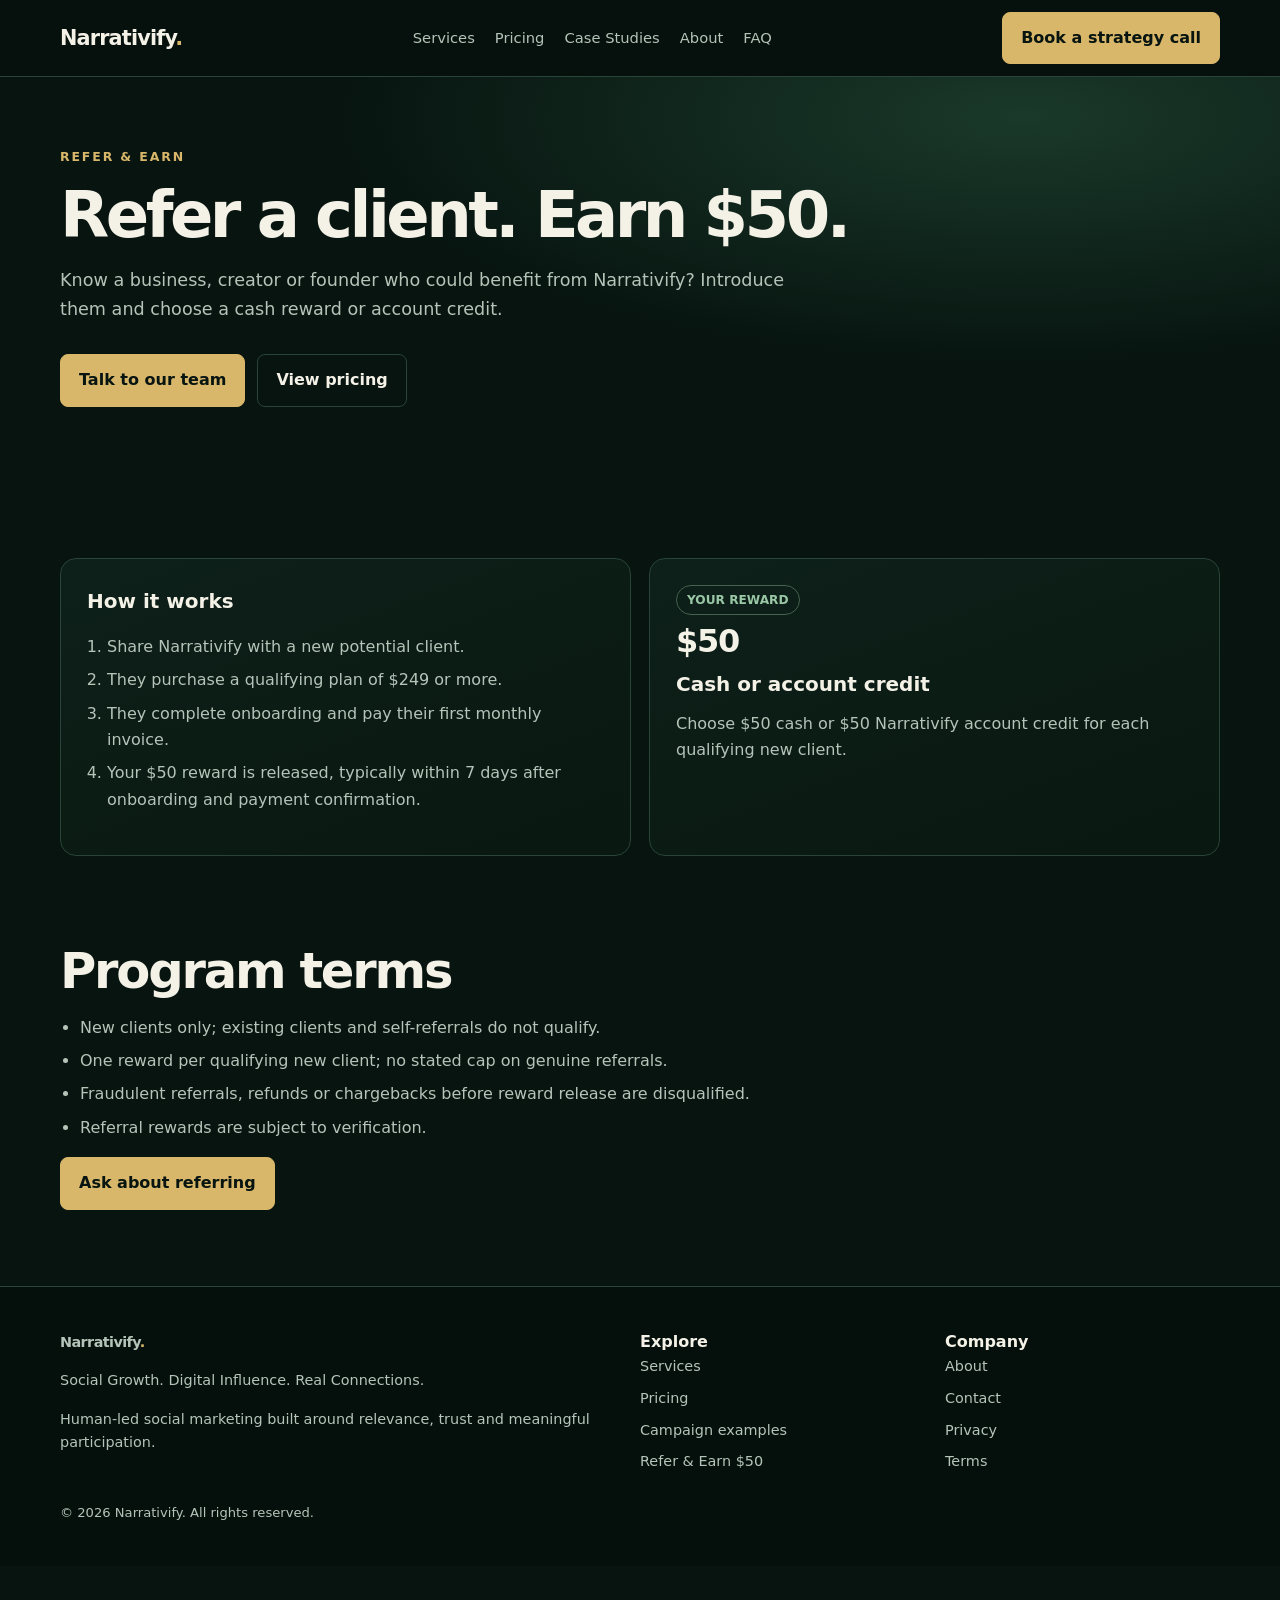
<file: refer.html>
<!doctype html><html lang="en"><head><meta charset="utf-8"><meta name="viewport" content="width=device-width,initial-scale=1"><title>Refer & Earn $50 | Narrativify</title><meta name="description" content="Refer a new Narrativify client and choose a $50 cash reward or account credit."><meta property="og:title" content="Refer & Earn $50 | Narrativify"><meta property="og:description" content="Refer a new Narrativify client and choose a $50 cash reward or account credit."><meta property="og:type" content="website"><link rel="canonical" href="https://narrativify.com/refer.html"><link rel="stylesheet" href="assets/style.css"></head><body><header class="topbar"><div class="wrap nav"><a class="brand" href="index.html">Narrativify<span>.</span></a><nav class="navlinks"><a class="" href="services.html">Services</a><a class="" href="pricing.html">Pricing</a><a class="" href="case-studies.html">Case Studies</a><a class="" href="about.html">About</a><a class="" href="faq.html">FAQ</a></nav><a class="btn" href="contact.html">Book a strategy call</a><button class="menu" data-menu aria-label="Open menu">Menu</button></div></header><section class="pagehero"><div class="wrap"><div class="eyebrow">Refer & Earn</div><h1>Refer a client. Earn $50.</h1><p class="lead">Know a business, creator or founder who could benefit from Narrativify? Introduce them and choose a cash reward or account credit.</p><div class="actions"><a class="btn" href="contact.html">Talk to our team</a><a class="btn secondary" href="pricing.html">View pricing</a></div></div></section><section class="section"><div class="wrap grid two"><div class="card"><h3>How it works</h3><ol class="list"><li>Share Narrativify with a new potential client.</li><li>They purchase a qualifying plan of $249 or more.</li><li>They complete onboarding and pay their first monthly invoice.</li><li>Your $50 reward is released, typically within 7 days after onboarding and payment confirmation.</li></ol></div><div class="card"><span class="tag">YOUR REWARD</span><div class="price">$50</div><h3>Cash or account credit</h3><p>Choose $50 cash or $50 Narrativify account credit for each qualifying new client.</p></div></div><section class="section"><div class="wrap"><h2>Program terms</h2><ul class="list"><li>New clients only; existing clients and self-referrals do not qualify.</li><li>One reward per qualifying new client; no stated cap on genuine referrals.</li><li>Fraudulent referrals, refunds or chargebacks before reward release are disqualified.</li><li>Referral rewards are subject to verification.</li></ul><a class="btn" href="contact.html">Ask about referring</a></div></section><footer class="footer"><div class="wrap footergrid"><div><a class="brand" href="index.html">Narrativify<span>.</span></a><p>Social Growth. Digital Influence. Real Connections.</p><p>Human-led social marketing built around relevance, trust and meaningful participation.</p></div><div><strong>Explore</strong><div class="footlinks"><a href="services.html">Services</a><a href="pricing.html">Pricing</a><a href="case-studies.html">Campaign examples</a><a href="refer.html">Refer & Earn $50</a></div></div><div><strong>Company</strong><div class="footlinks"><a href="about.html">About</a><a href="contact.html">Contact</a><a href="privacy.html">Privacy</a><a href="terms.html">Terms</a></div></div></div><div class="wrap small" style="margin-top:28px">© 2026 Narrativify. All rights reserved.</div></footer><script src="assets/site.js"></script></body></html>
</file>
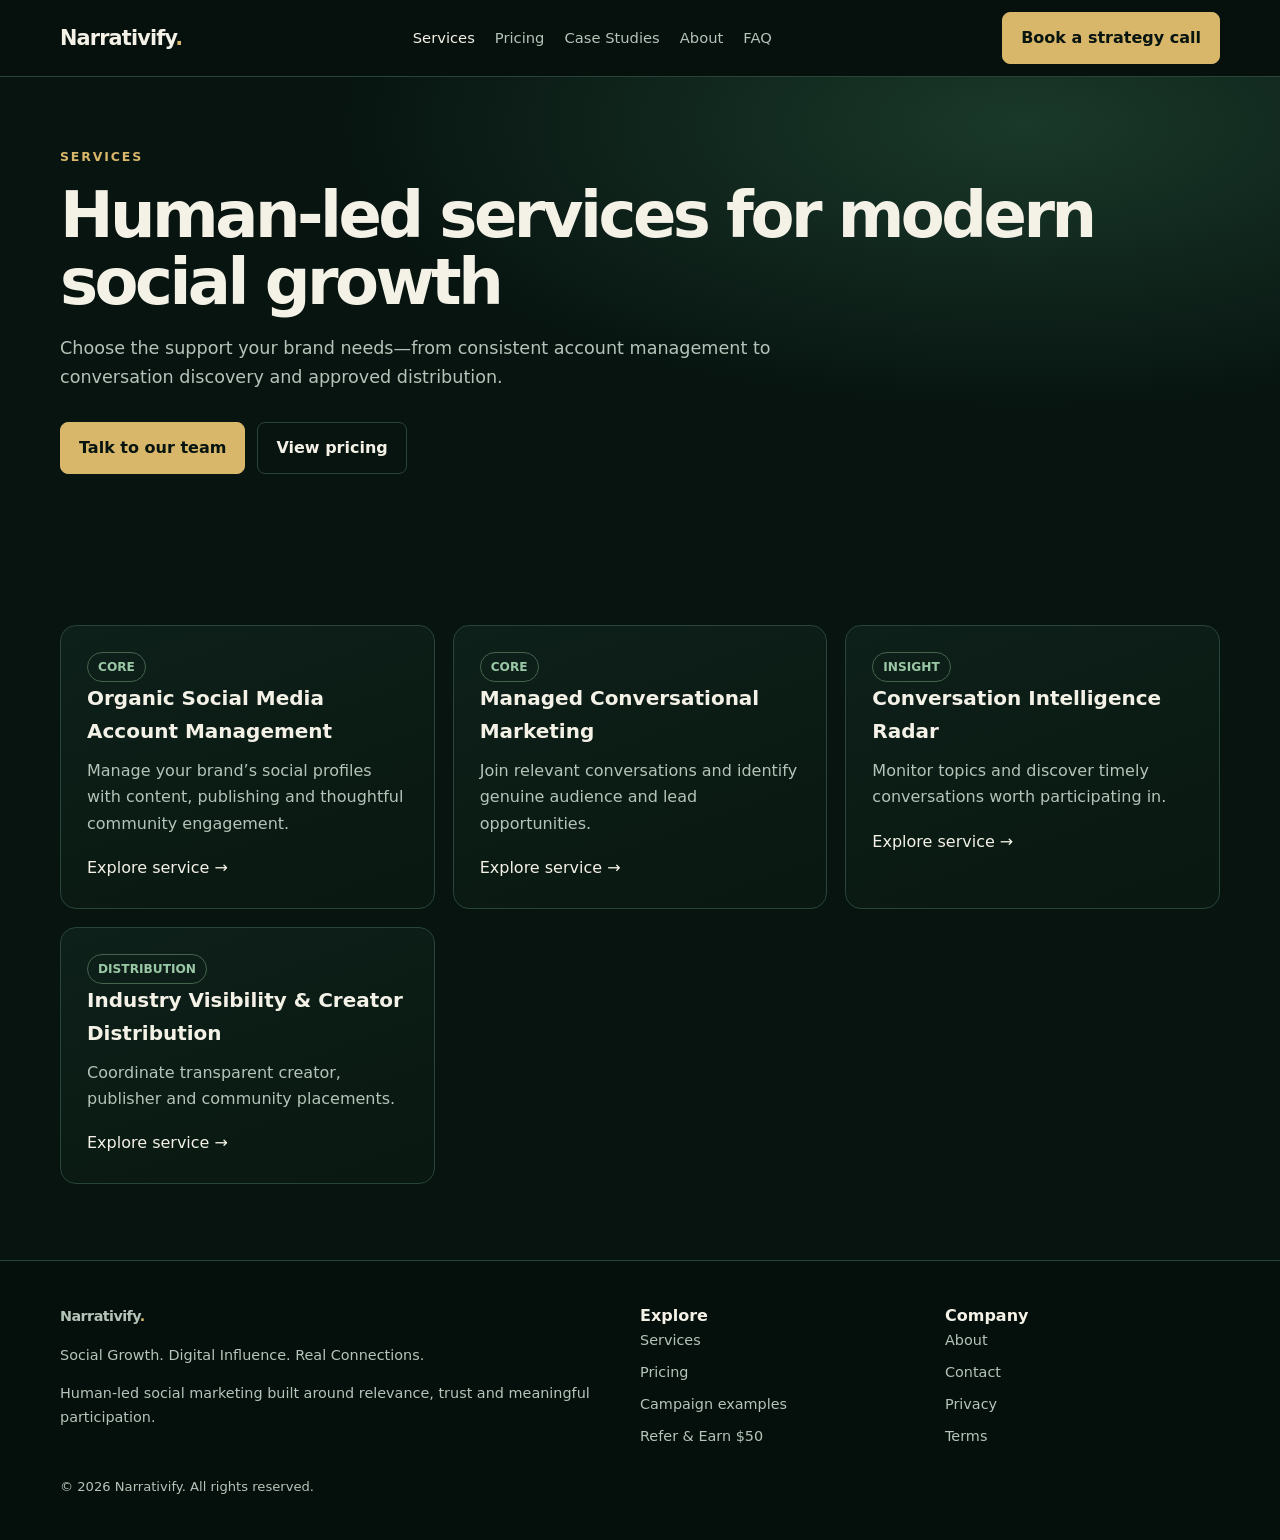
<file: services.html>
<!doctype html><html lang="en"><head><meta charset="utf-8"><meta name="viewport" content="width=device-width,initial-scale=1"><title>Services | Narrativify</title><meta name="description" content="Explore Narrativify's human-led social media management, conversational marketing, intelligence and distribution services."><meta property="og:title" content="Services | Narrativify"><meta property="og:description" content="Explore Narrativify's human-led social media management, conversational marketing, intelligence and distribution services."><meta property="og:type" content="website"><link rel="canonical" href="https://narrativify.com/services.html"><link rel="stylesheet" href="assets/style.css"></head><body><header class="topbar"><div class="wrap nav"><a class="brand" href="index.html">Narrativify<span>.</span></a><nav class="navlinks"><a class="active" href="services.html">Services</a><a class="" href="pricing.html">Pricing</a><a class="" href="case-studies.html">Case Studies</a><a class="" href="about.html">About</a><a class="" href="faq.html">FAQ</a></nav><a class="btn" href="contact.html">Book a strategy call</a><button class="menu" data-menu aria-label="Open menu">Menu</button></div></header><section class="pagehero"><div class="wrap"><div class="eyebrow">Services</div><h1>Human-led services for modern social growth</h1><p class="lead">Choose the support your brand needs—from consistent account management to conversation discovery and approved distribution.</p><div class="actions"><a class="btn" href="contact.html">Talk to our team</a><a class="btn secondary" href="pricing.html">View pricing</a></div></div></section><section class="section"><div class="wrap"><div class="grid"><article class="card"><span class="tag">CORE</span><h3>Organic Social Media Account Management</h3><p>Manage your brand’s social profiles with content, publishing and thoughtful community engagement.</p><a href="social-media-management.html">Explore service →</a></article><article class="card"><span class="tag">CORE</span><h3>Managed Conversational Marketing</h3><p>Join relevant conversations and identify genuine audience and lead opportunities.</p><a href="managed-conversation-marketing.html">Explore service →</a></article><article class="card"><span class="tag">INSIGHT</span><h3>Conversation Intelligence Radar</h3><p>Monitor topics and discover timely conversations worth participating in.</p><a href="conversation-intelligence-radar.html">Explore service →</a></article><article class="card"><span class="tag">DISTRIBUTION</span><h3>Industry Visibility & Creator Distribution</h3><p>Coordinate transparent creator, publisher and community placements.</p><a href="industry-visibility.html">Explore service →</a></article></div></div></section><footer class="footer"><div class="wrap footergrid"><div><a class="brand" href="index.html">Narrativify<span>.</span></a><p>Social Growth. Digital Influence. Real Connections.</p><p>Human-led social marketing built around relevance, trust and meaningful participation.</p></div><div><strong>Explore</strong><div class="footlinks"><a href="services.html">Services</a><a href="pricing.html">Pricing</a><a href="case-studies.html">Campaign examples</a><a href="refer.html">Refer & Earn $50</a></div></div><div><strong>Company</strong><div class="footlinks"><a href="about.html">About</a><a href="contact.html">Contact</a><a href="privacy.html">Privacy</a><a href="terms.html">Terms</a></div></div></div><div class="wrap small" style="margin-top:28px">© 2026 Narrativify. All rights reserved.</div></footer><script src="assets/site.js"></script></body></html>
</file>
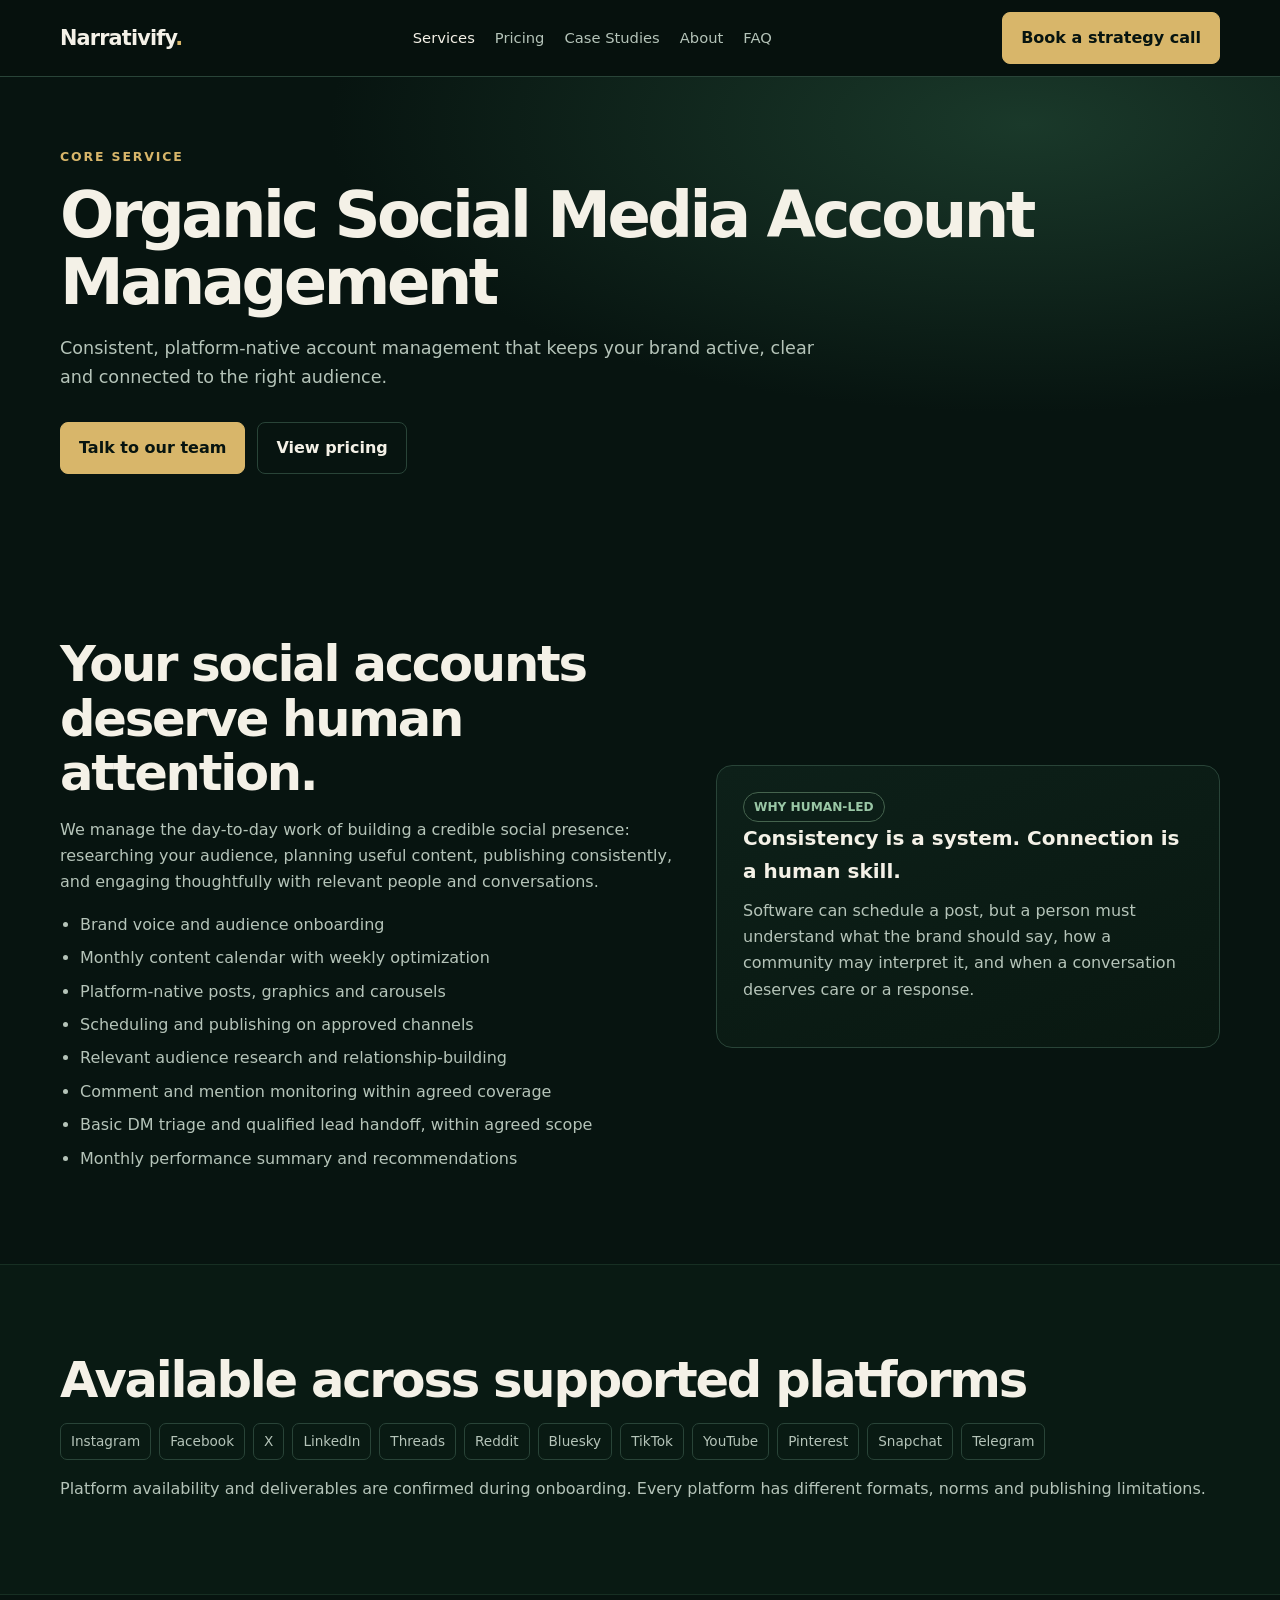
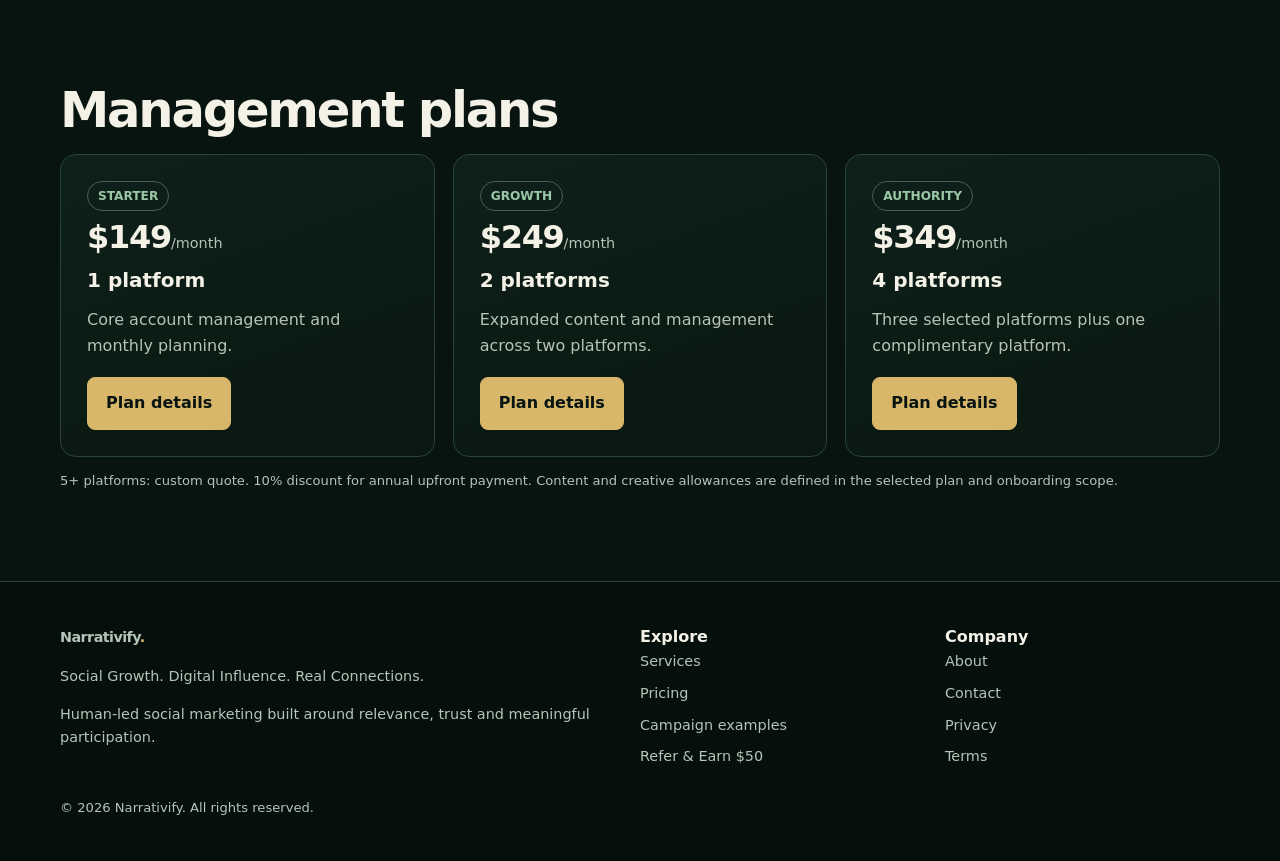
<file: social-media-management.html>
<!doctype html><html lang="en"><head><meta charset="utf-8"><meta name="viewport" content="width=device-width,initial-scale=1"><title>Organic Social Media Account Management | Narrativify</title><meta name="description" content="Human-led organic social media account management for creators, businesses and brands."><meta property="og:title" content="Organic Social Media Account Management | Narrativify"><meta property="og:description" content="Human-led organic social media account management for creators, businesses and brands."><meta property="og:type" content="website"><link rel="canonical" href="https://narrativify.com/social-media-management.html"><link rel="stylesheet" href="assets/style.css"></head><body><header class="topbar"><div class="wrap nav"><a class="brand" href="index.html">Narrativify<span>.</span></a><nav class="navlinks"><a class="active" href="services.html">Services</a><a class="" href="pricing.html">Pricing</a><a class="" href="case-studies.html">Case Studies</a><a class="" href="about.html">About</a><a class="" href="faq.html">FAQ</a></nav><a class="btn" href="contact.html">Book a strategy call</a><button class="menu" data-menu aria-label="Open menu">Menu</button></div></header><section class="pagehero"><div class="wrap"><div class="eyebrow">Core service</div><h1>Organic Social Media Account Management</h1><p class="lead">Consistent, platform-native account management that keeps your brand active, clear and connected to the right audience.</p><div class="actions"><a class="btn" href="contact.html">Talk to our team</a><a class="btn secondary" href="pricing.html">View pricing</a></div></div></section><section class="section"><div class="wrap split"><div><h2>Your social accounts deserve human attention.</h2><p>We manage the day-to-day work of building a credible social presence: researching your audience, planning useful content, publishing consistently, and engaging thoughtfully with relevant people and conversations.</p><ul class="list"><li>Brand voice and audience onboarding</li><li>Monthly content calendar with weekly optimization</li><li>Platform-native posts, graphics and carousels</li><li>Scheduling and publishing on approved channels</li><li>Relevant audience research and relationship-building</li><li>Comment and mention monitoring within agreed coverage</li><li>Basic DM triage and qualified lead handoff, within agreed scope</li><li>Monthly performance summary and recommendations</li></ul></div><div class="card"><span class="tag">WHY HUMAN-LED</span><h3>Consistency is a system. Connection is a human skill.</h3><p>Software can schedule a post, but a person must understand what the brand should say, how a community may interpret it, and when a conversation deserves care or a response.</p></div></div></section>
<section class="section alt"><div class="wrap"><h2>Available across supported platforms</h2><div class="platforms"><span>Instagram</span><span>Facebook</span><span>X</span><span>LinkedIn</span><span>Threads</span><span>Reddit</span><span>Bluesky</span><span>TikTok</span><span>YouTube</span><span>Pinterest</span><span>Snapchat</span><span>Telegram</span></div><p>Platform availability and deliverables are confirmed during onboarding. Every platform has different formats, norms and publishing limitations.</p></div></section>
<section class="section"><div class="wrap"><h2>Management plans</h2><div class="grid"><div class="card"><span class="tag">STARTER</span><div class="price">$149<small>/month</small></div><h3>1 platform</h3><p>Core account management and monthly planning.</p><a class="btn" href="pricing.html">Plan details</a></div><div class="card"><span class="tag">GROWTH</span><div class="price">$249<small>/month</small></div><h3>2 platforms</h3><p>Expanded content and management across two platforms.</p><a class="btn" href="pricing.html">Plan details</a></div><div class="card"><span class="tag">AUTHORITY</span><div class="price">$349<small>/month</small></div><h3>4 platforms</h3><p>Three selected platforms plus one complimentary platform.</p><a class="btn" href="pricing.html">Plan details</a></div></div><p class="small">5+ platforms: custom quote. 10% discount for annual upfront payment. Content and creative allowances are defined in the selected plan and onboarding scope.</p></div></section><footer class="footer"><div class="wrap footergrid"><div><a class="brand" href="index.html">Narrativify<span>.</span></a><p>Social Growth. Digital Influence. Real Connections.</p><p>Human-led social marketing built around relevance, trust and meaningful participation.</p></div><div><strong>Explore</strong><div class="footlinks"><a href="services.html">Services</a><a href="pricing.html">Pricing</a><a href="case-studies.html">Campaign examples</a><a href="refer.html">Refer & Earn $50</a></div></div><div><strong>Company</strong><div class="footlinks"><a href="about.html">About</a><a href="contact.html">Contact</a><a href="privacy.html">Privacy</a><a href="terms.html">Terms</a></div></div></div><div class="wrap small" style="margin-top:28px">© 2026 Narrativify. All rights reserved.</div></footer><script src="assets/site.js"></script></body></html>
</file>
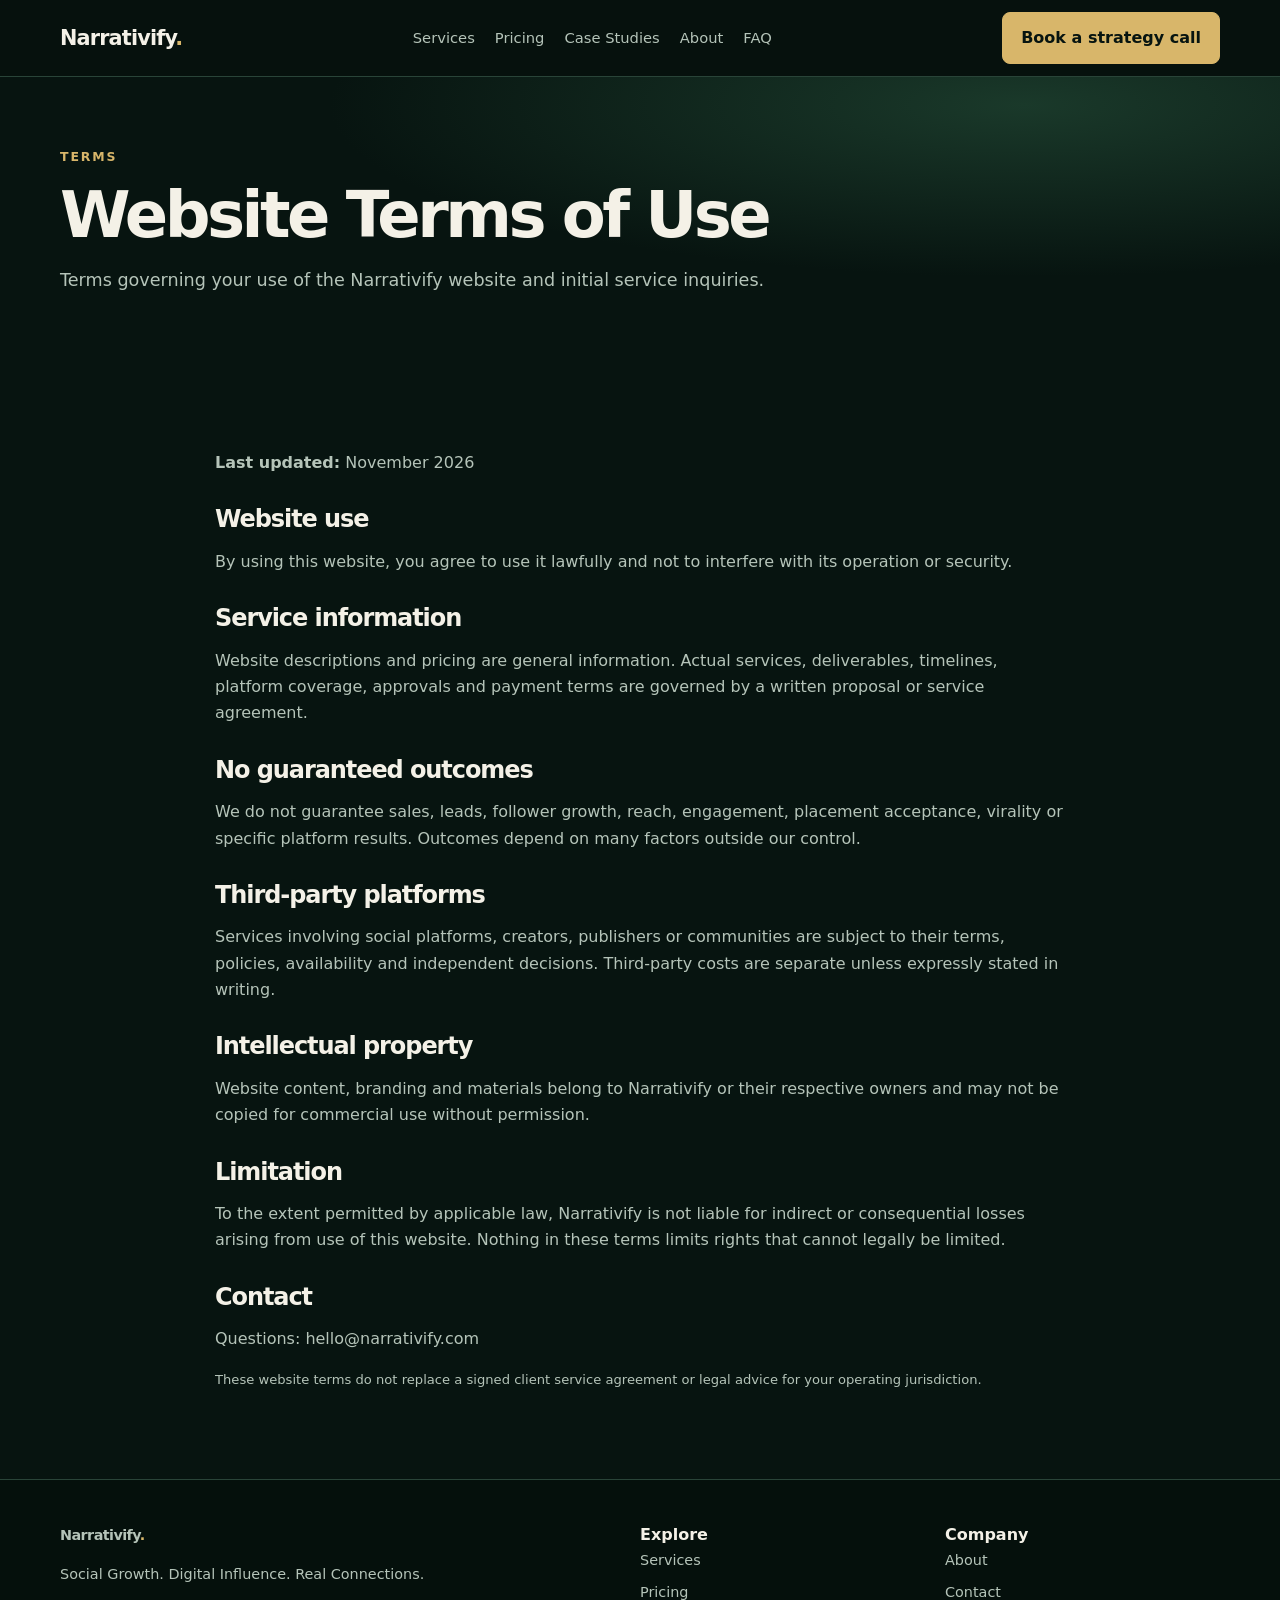
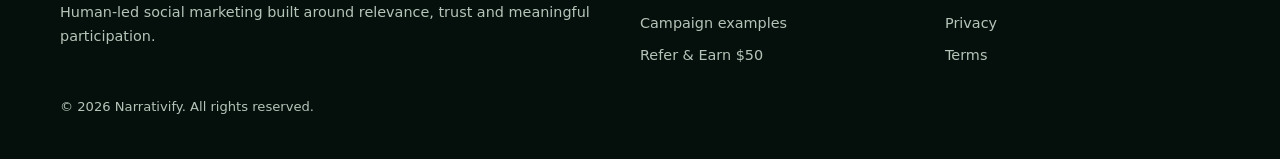
<file: terms.html>
<!doctype html><html lang="en"><head><meta charset="utf-8"><meta name="viewport" content="width=device-width,initial-scale=1"><title>Terms of Use | Narrativify</title><meta name="description" content="Terms of use for the Narrativify website."><meta property="og:title" content="Terms of Use | Narrativify"><meta property="og:description" content="Terms of use for the Narrativify website."><meta property="og:type" content="website"><link rel="canonical" href="https://narrativify.com/terms.html"><link rel="stylesheet" href="assets/style.css"></head><body><header class="topbar"><div class="wrap nav"><a class="brand" href="index.html">Narrativify<span>.</span></a><nav class="navlinks"><a class="" href="services.html">Services</a><a class="" href="pricing.html">Pricing</a><a class="" href="case-studies.html">Case Studies</a><a class="" href="about.html">About</a><a class="" href="faq.html">FAQ</a></nav><a class="btn" href="contact.html">Book a strategy call</a><button class="menu" data-menu aria-label="Open menu">Menu</button></div></header><section class="pagehero"><div class="wrap"><div class="eyebrow">Terms</div><h1>Website Terms of Use</h1><p class="lead">Terms governing your use of the Narrativify website and initial service inquiries.</p></div></section><section class="section"><div class="wrap legal"><p><strong>Last updated:</strong> November 2026</p><h2>Website use</h2><p>By using this website, you agree to use it lawfully and not to interfere with its operation or security.</p><h2>Service information</h2><p>Website descriptions and pricing are general information. Actual services, deliverables, timelines, platform coverage, approvals and payment terms are governed by a written proposal or service agreement.</p><h2>No guaranteed outcomes</h2><p>We do not guarantee sales, leads, follower growth, reach, engagement, placement acceptance, virality or specific platform results. Outcomes depend on many factors outside our control.</p><h2>Third-party platforms</h2><p>Services involving social platforms, creators, publishers or communities are subject to their terms, policies, availability and independent decisions. Third-party costs are separate unless expressly stated in writing.</p><h2>Intellectual property</h2><p>Website content, branding and materials belong to Narrativify or their respective owners and may not be copied for commercial use without permission.</p><h2>Limitation</h2><p>To the extent permitted by applicable law, Narrativify is not liable for indirect or consequential losses arising from use of this website. Nothing in these terms limits rights that cannot legally be limited.</p><h2>Contact</h2><p>Questions: <a href="mailto:hello@narrativify.com">hello@narrativify.com</a></p><p class="small">These website terms do not replace a signed client service agreement or legal advice for your operating jurisdiction.</p></div></section><footer class="footer"><div class="wrap footergrid"><div><a class="brand" href="index.html">Narrativify<span>.</span></a><p>Social Growth. Digital Influence. Real Connections.</p><p>Human-led social marketing built around relevance, trust and meaningful participation.</p></div><div><strong>Explore</strong><div class="footlinks"><a href="services.html">Services</a><a href="pricing.html">Pricing</a><a href="case-studies.html">Campaign examples</a><a href="refer.html">Refer & Earn $50</a></div></div><div><strong>Company</strong><div class="footlinks"><a href="about.html">About</a><a href="contact.html">Contact</a><a href="privacy.html">Privacy</a><a href="terms.html">Terms</a></div></div></div><div class="wrap small" style="margin-top:28px">© 2026 Narrativify. All rights reserved.</div></footer><script src="assets/site.js"></script></body></html>
</file>
<file: assets/style.css>
:root{--bg:#071410;--panel:#0d2019;--panel2:#12291f;--ink:#f4f1e7;--muted:#b5c4b9;--gold:#d8b66a;--green:#9ac7a6;--line:#294438;--max:1160px}
*{box-sizing:border-box}html{scroll-behavior:smooth}body{margin:0;background:var(--bg);color:var(--ink);font:16px/1.65 Inter,ui-sans-serif,system-ui,-apple-system,BlinkMacSystemFont,"Segoe UI",sans-serif}a{color:inherit;text-decoration:none}a:hover{color:var(--gold)}img{max-width:100%}.wrap{width:min(var(--max),calc(100% - 40px));margin:auto}.topbar{border-bottom:1px solid var(--line);background:#06110d;position:sticky;top:0;z-index:10}.nav{min-height:76px;display:flex;align-items:center;justify-content:space-between;gap:24px}.brand{font-weight:900;letter-spacing:-.04em;font-size:1.3rem}.brand span{color:var(--gold)}.navlinks{display:flex;gap:20px;align-items:center;font-size:.92rem;color:var(--muted)}.navlinks a.active{color:var(--ink)}.btn{display:inline-flex;align-items:center;justify-content:center;border:1px solid var(--gold);border-radius:8px;padding:12px 18px;font-weight:750;color:#071410;background:var(--gold);transition:.2s}.btn:hover{background:#ecd28e;color:#071410;transform:translateY(-1px)}.btn.secondary{background:transparent;color:var(--ink);border-color:var(--line)}.btn.secondary:hover{border-color:var(--gold)}.menu{display:none}.hero{padding:92px 0 70px;background:radial-gradient(ellipse at 75% 0%,#1a3a2b 0,transparent 48%),linear-gradient(180deg,#081710,#071410)}.eyebrow{color:var(--gold);text-transform:uppercase;letter-spacing:.15em;font-size:.78rem;font-weight:800}.hero h1{font-size:clamp(2.6rem,6vw,5.2rem);line-height:1.02;letter-spacing:-.06em;max-width:950px;margin:18px 0 22px}.hero h1 em{font-style:normal;color:var(--green)}.lead{font-size:1.2rem;color:var(--muted);max-width:760px}.actions{display:flex;gap:12px;flex-wrap:wrap;margin:30px 0}.trustline{color:var(--muted);font-size:.88rem;margin-top:20px}.section{padding:76px 0}.section.alt{background:#091a13;border-block:1px solid #172f23}.sectionhead{max-width:760px;margin-bottom:34px}.section h2{font-size:clamp(1.9rem,4vw,3.1rem);letter-spacing:-.045em;line-height:1.1;margin:12px 0 16px}.section p{color:var(--muted)}.grid{display:grid;grid-template-columns:repeat(3,1fr);gap:18px}.grid.two{grid-template-columns:repeat(2,1fr)}.card{background:linear-gradient(160deg,var(--panel),#091811);border:1px solid var(--line);border-radius:16px;padding:26px;min-width:0}.card h3{font-size:1.25rem;margin:0 0 10px}.card p{margin:0 0 18px}.card .price{font-size:2rem;font-weight:850;color:var(--ink);letter-spacing:-.04em}.card .price small{font-size:.9rem;color:var(--muted);font-weight:500;letter-spacing:0}.tag{display:inline-block;border:1px solid #45634e;color:var(--green);border-radius:999px;padding:4px 10px;font-size:.76rem;font-weight:800}.list{padding-left:20px;color:var(--muted)}.list li{margin:7px 0}.stats{display:grid;grid-template-columns:repeat(3,1fr);gap:12px;margin:34px 0}.stat{padding:22px;border:1px solid var(--line);border-radius:12px;background:#0b1e16}.stat strong{display:block;font-size:2rem;color:var(--gold);letter-spacing:-.04em}.stat span{font-size:.88rem;color:var(--muted)}.split{display:grid;grid-template-columns:1.1fr .9fr;gap:40px;align-items:center}.quote{font-size:1.3rem;color:var(--ink);border-left:3px solid var(--gold);padding-left:20px}.steps{counter-reset:step}.step{counter-increment:step;position:relative;padding:20px 20px 20px 68px;border-bottom:1px solid var(--line)}.step:before{content:counter(step,decimal-leading-zero);position:absolute;left:0;color:var(--gold);font-weight:900}.faq details{padding:18px 0;border-bottom:1px solid var(--line)}.faq summary{cursor:pointer;font-weight:750}.faq details p{margin:12px 0 0}.platforms{display:flex;flex-wrap:wrap;gap:8px}.platforms span{border:1px solid var(--line);border-radius:7px;padding:6px 10px;color:var(--muted);font-size:.85rem}.pagehero{padding:70px 0 45px;background:radial-gradient(ellipse at 80% 10%,#1a392a,transparent 48%)}.pagehero h1{font-size:clamp(2.5rem,5vw,4.4rem);letter-spacing:-.055em;line-height:1.05;margin:14px 0}.pagehero .lead{font-size:1.1rem}.notice{border:1px solid #526343;background:#14251a;border-radius:12px;padding:18px;color:var(--muted)}.tablewrap{overflow:auto;border:1px solid var(--line);border-radius:12px}table{border-collapse:collapse;width:100%;min-width:650px}th,td{padding:15px;text-align:left;border-bottom:1px solid var(--line)}th{color:var(--gold);background:#10231a}td{color:var(--muted)}.form{display:grid;gap:14px}.form label{display:grid;gap:6px;color:var(--muted)}.form input,.form textarea,.form select{background:#081710;border:1px solid var(--line);border-radius:8px;padding:12px;color:var(--ink);font:inherit}.form textarea{min-height:130px}.footer{border-top:1px solid var(--line);padding:42px 0;background:#05100c}.footergrid{display:grid;grid-template-columns:2fr 1fr 1fr;gap:30px}.footer p,.footer a{color:var(--muted);font-size:.9rem}.footlinks{display:grid;gap:8px}.small{font-size:.82rem;color:var(--muted)}.cta{padding:40px;border-radius:18px;border:1px solid var(--line);background:linear-gradient(130deg,#123022,#0a1912);display:flex;justify-content:space-between;align-items:center;gap:24px}.cta h2{margin:0}.badge{color:var(--gold);font-size:.8rem;font-weight:800}.legal{max-width:850px}.legal h2{font-size:1.5rem;margin-top:30px}.legal p,.legal li{color:var(--muted)}@media(max-width:850px){.navlinks{display:none;position:absolute;top:76px;left:0;right:0;background:#06110d;padding:20px;flex-direction:column;align-items:flex-start;border-bottom:1px solid var(--line)}.navlinks.open{display:flex}.menu{display:inline-flex;background:none;color:var(--ink);border:1px solid var(--line);border-radius:8px;padding:8px 12px}.nav .btn{display:none}.grid{grid-template-columns:1fr 1fr}.split{grid-template-columns:1fr}.footergrid{grid-template-columns:1fr 1fr}.cta{display:block}.cta .btn{margin-top:20px}}@media(max-width:560px){.hero{padding:62px 0}.section{padding:54px 0}.grid,.grid.two,.stats,.footergrid{grid-template-columns:1fr}.card{padding:22px}.wrap{width:min(var(--max),calc(100% - 28px))}.pagehero{padding:54px 0 32px}}
</file>
